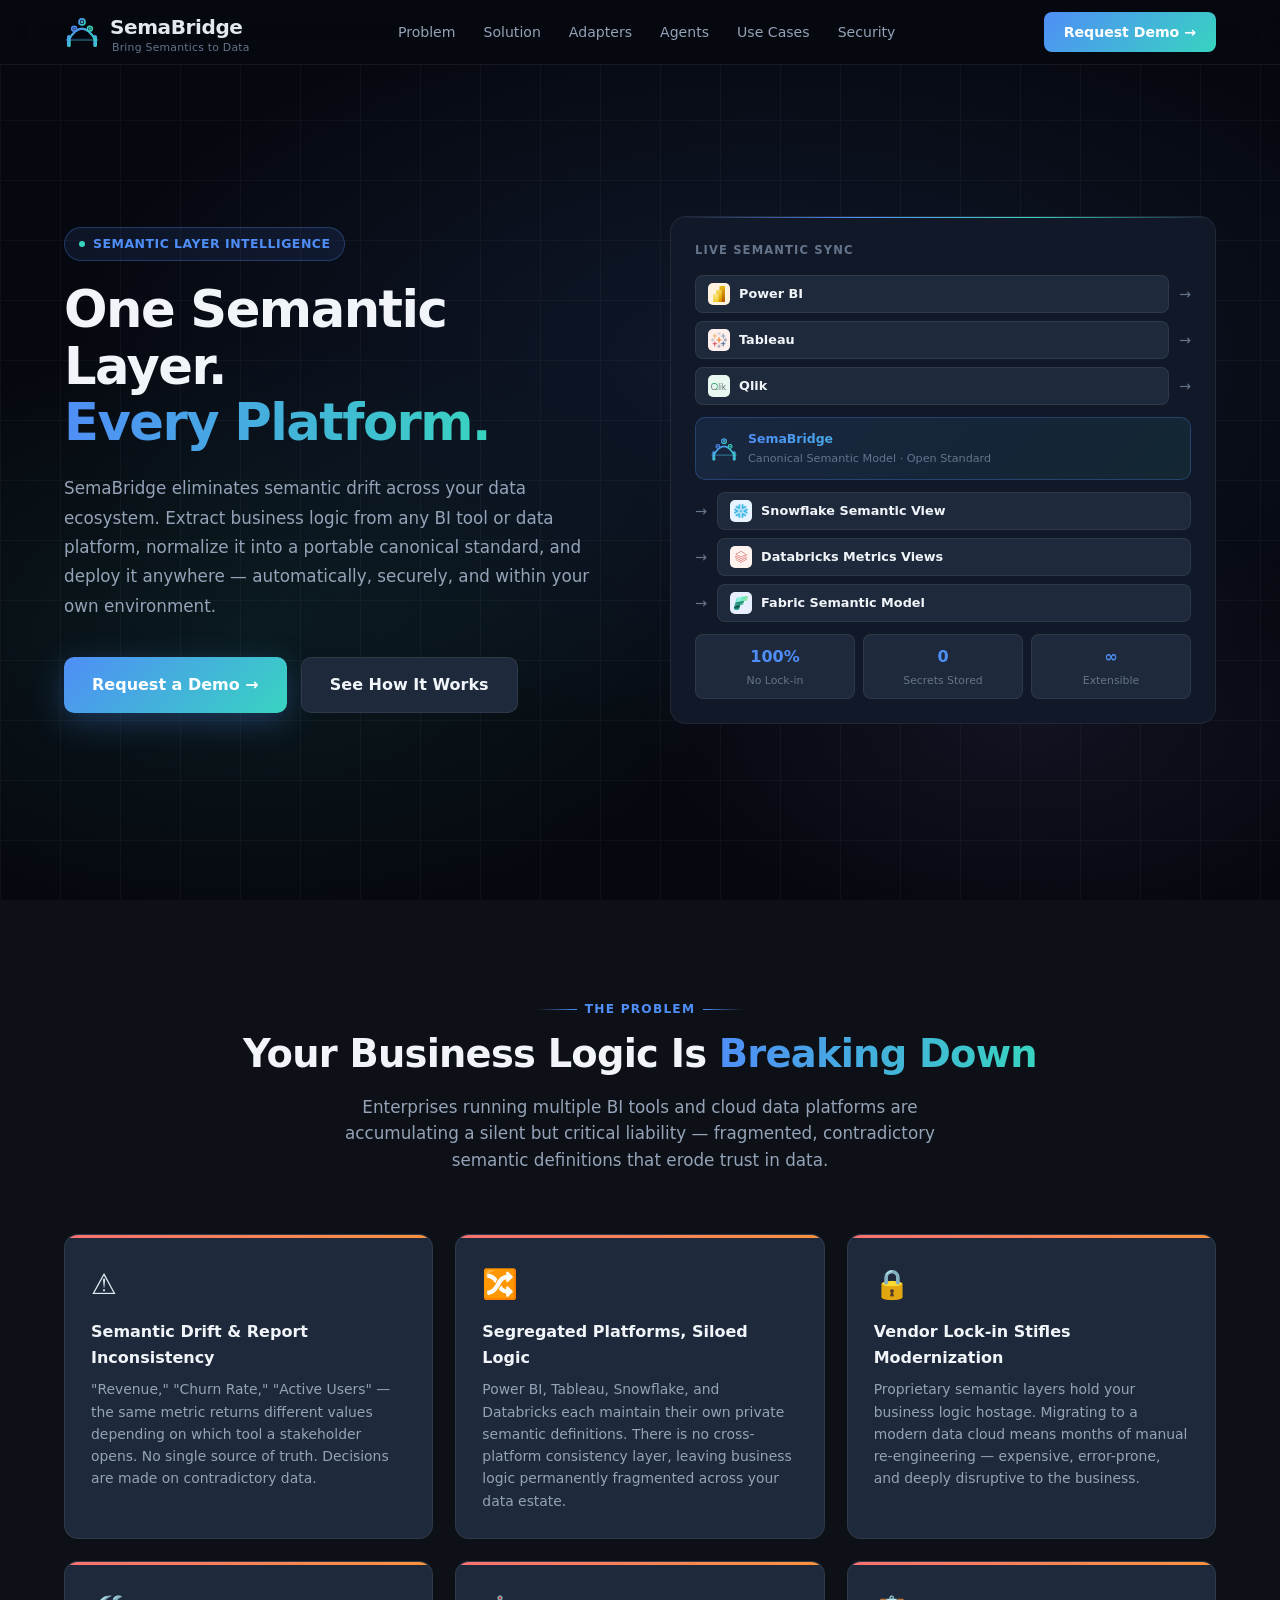
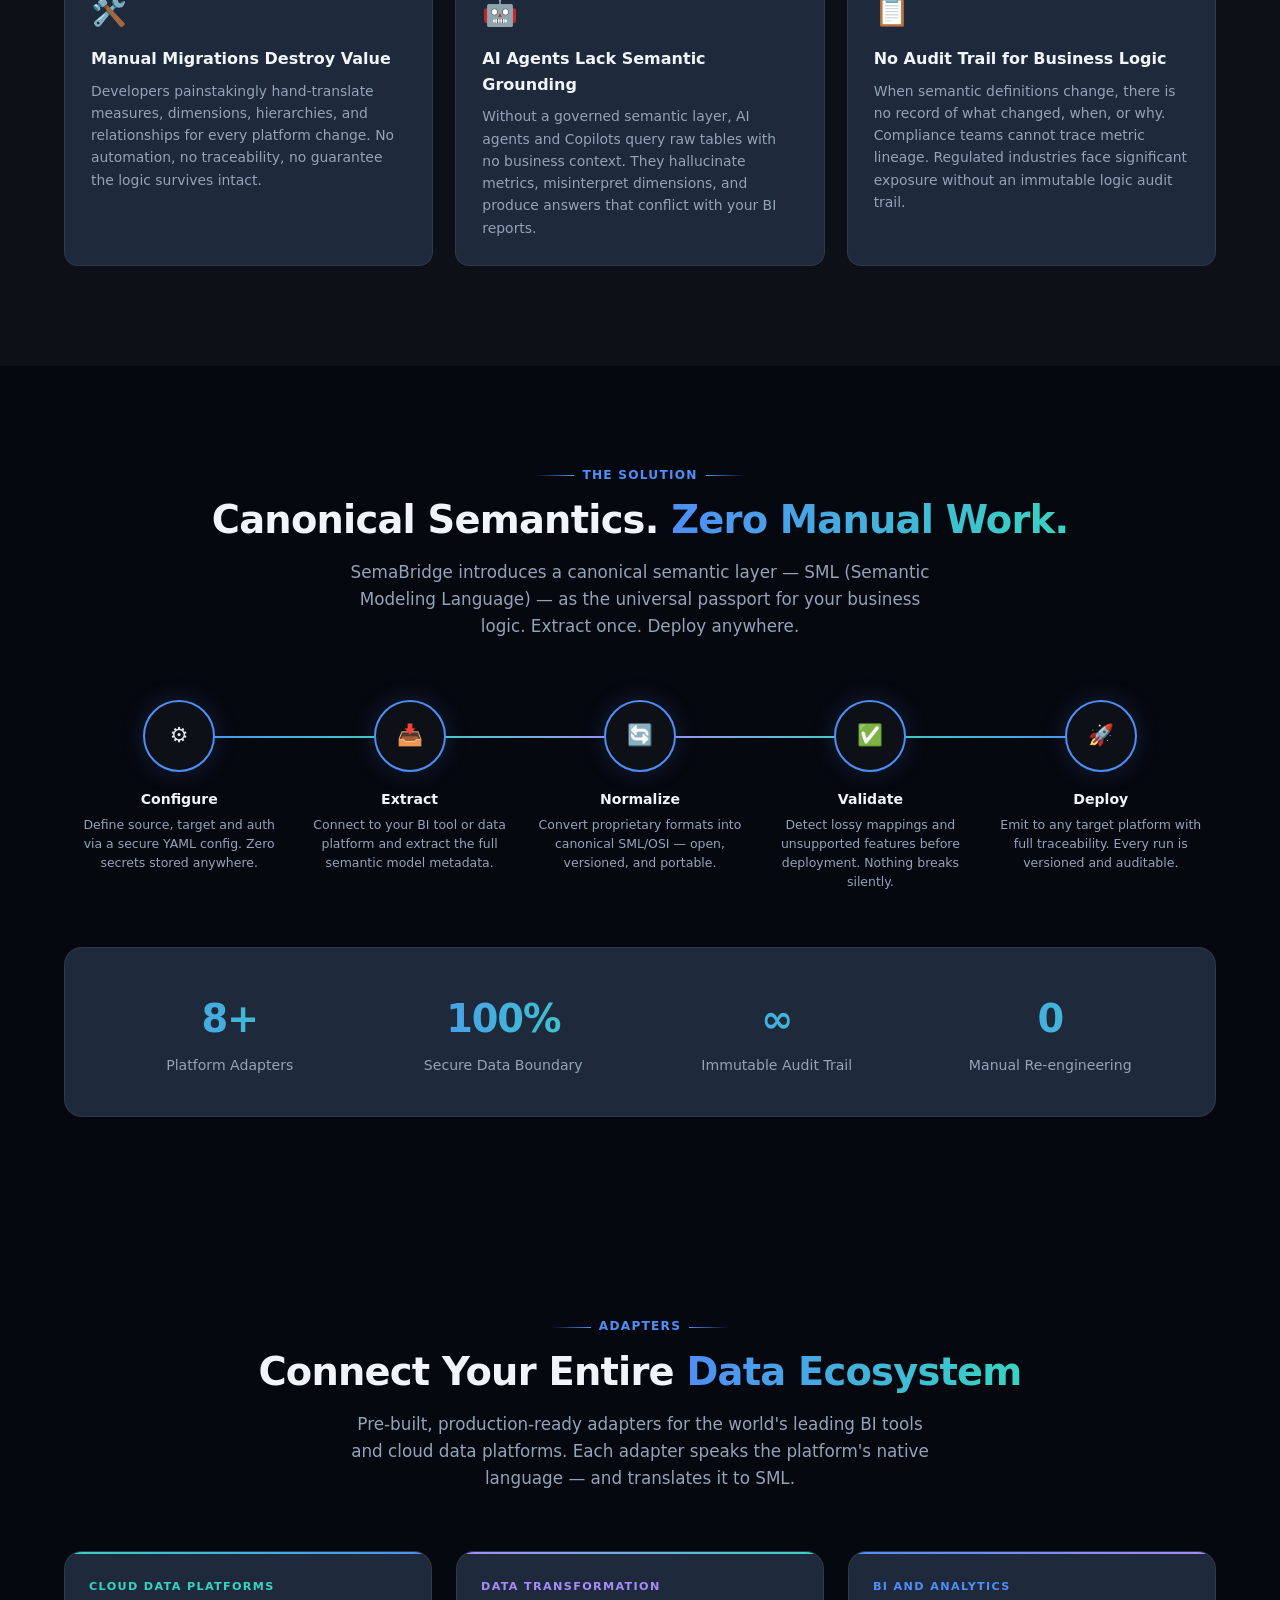
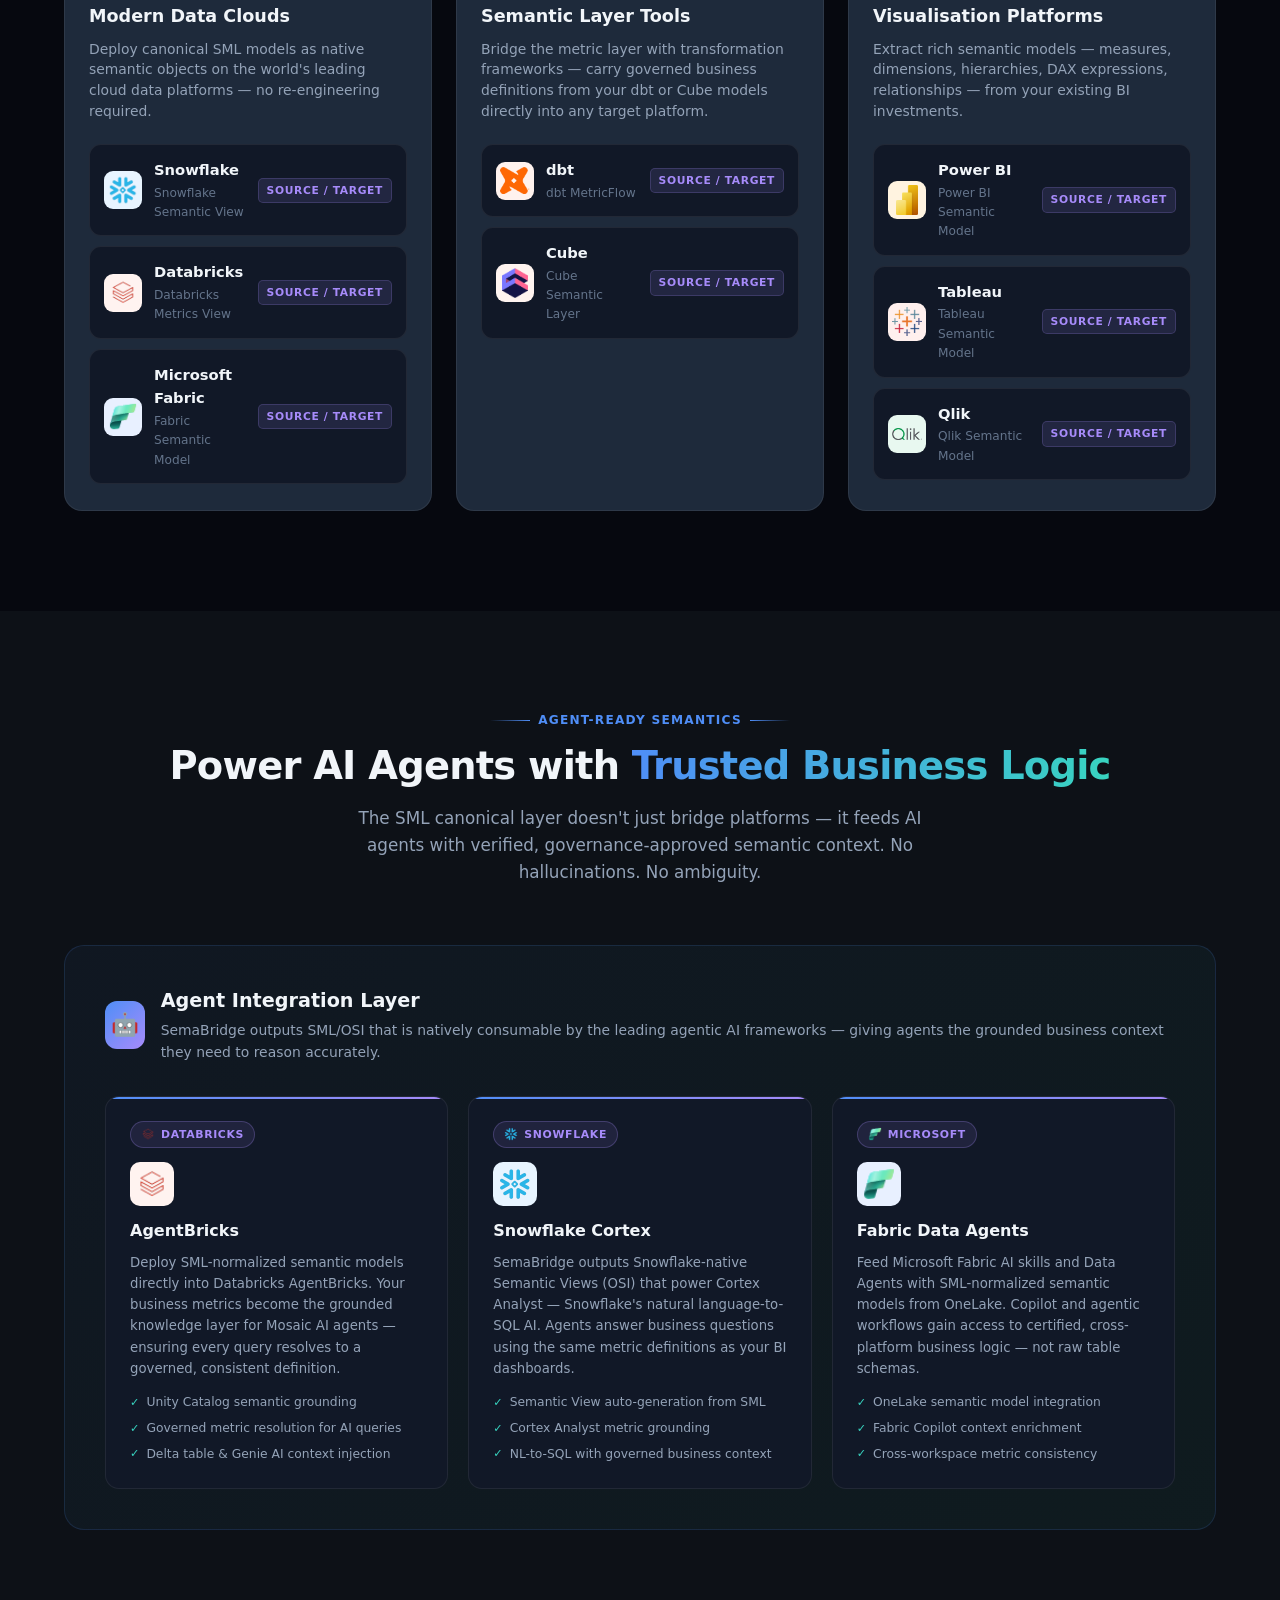
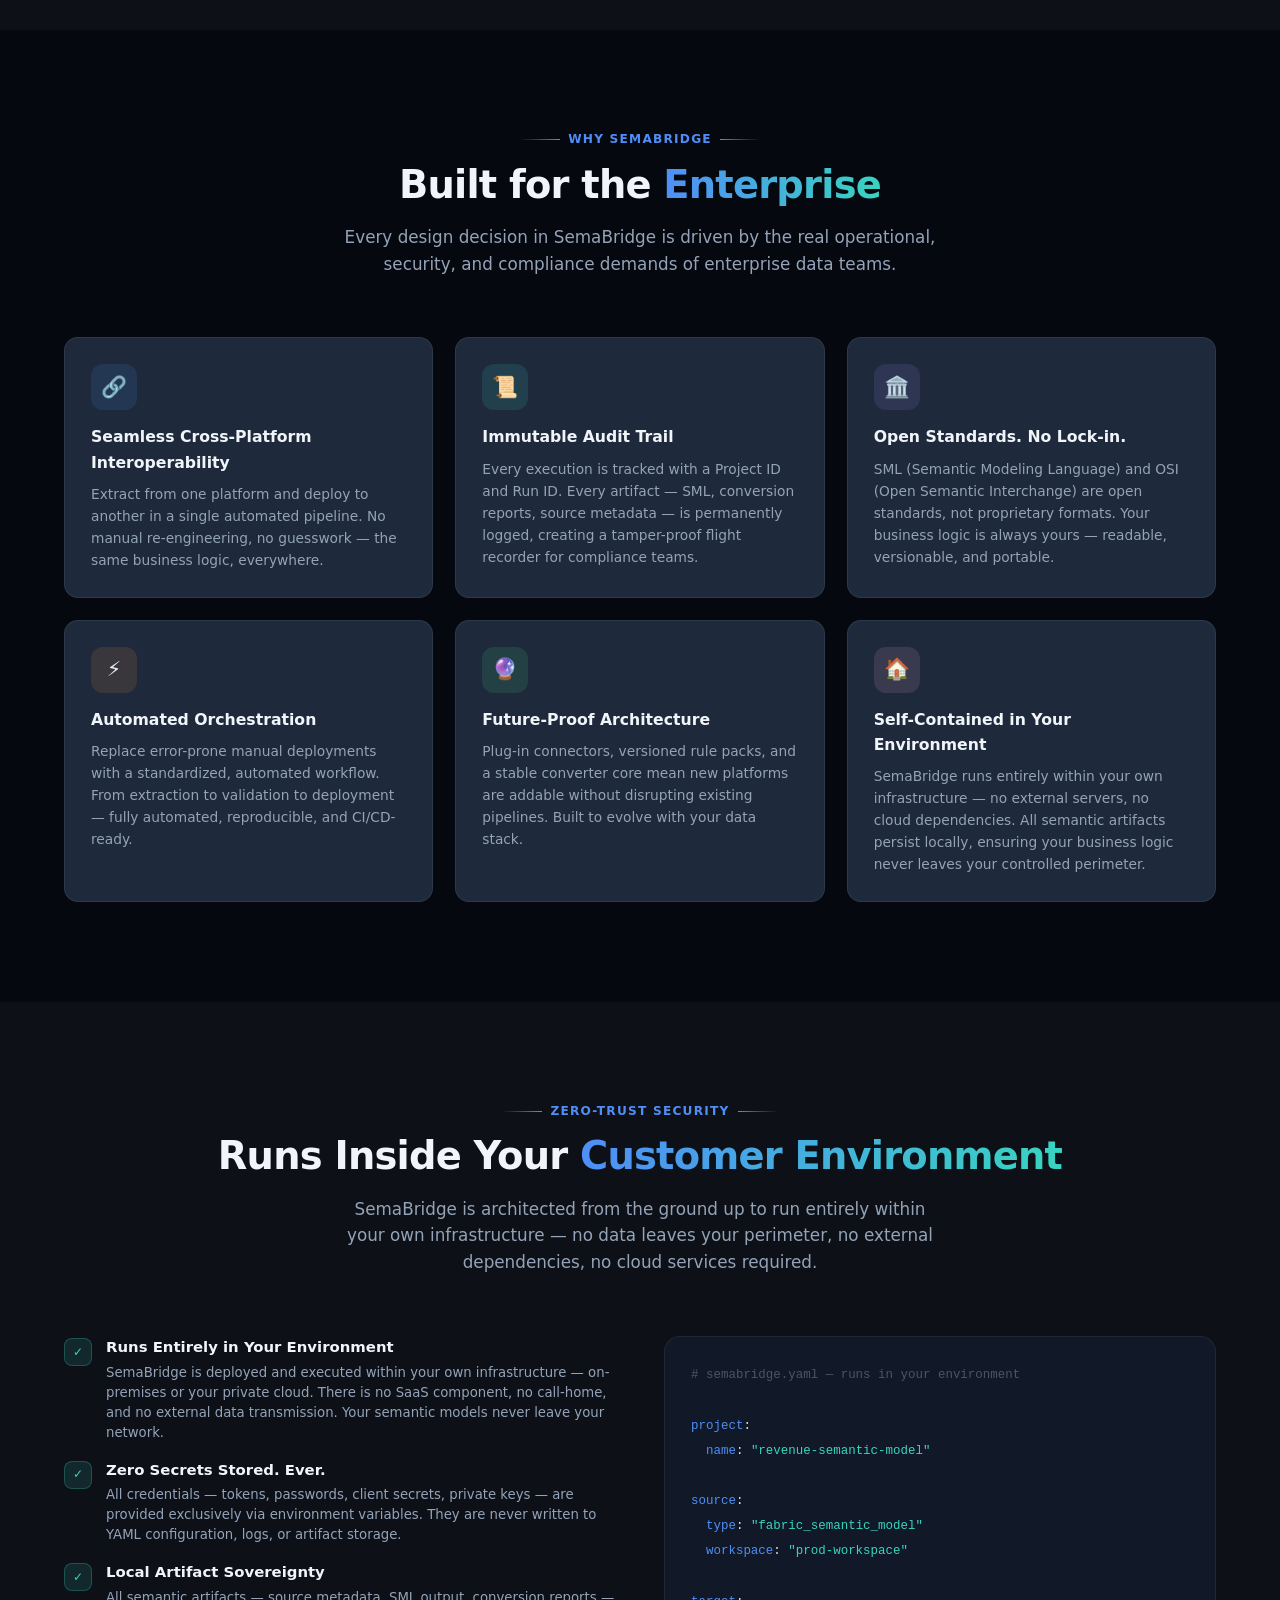
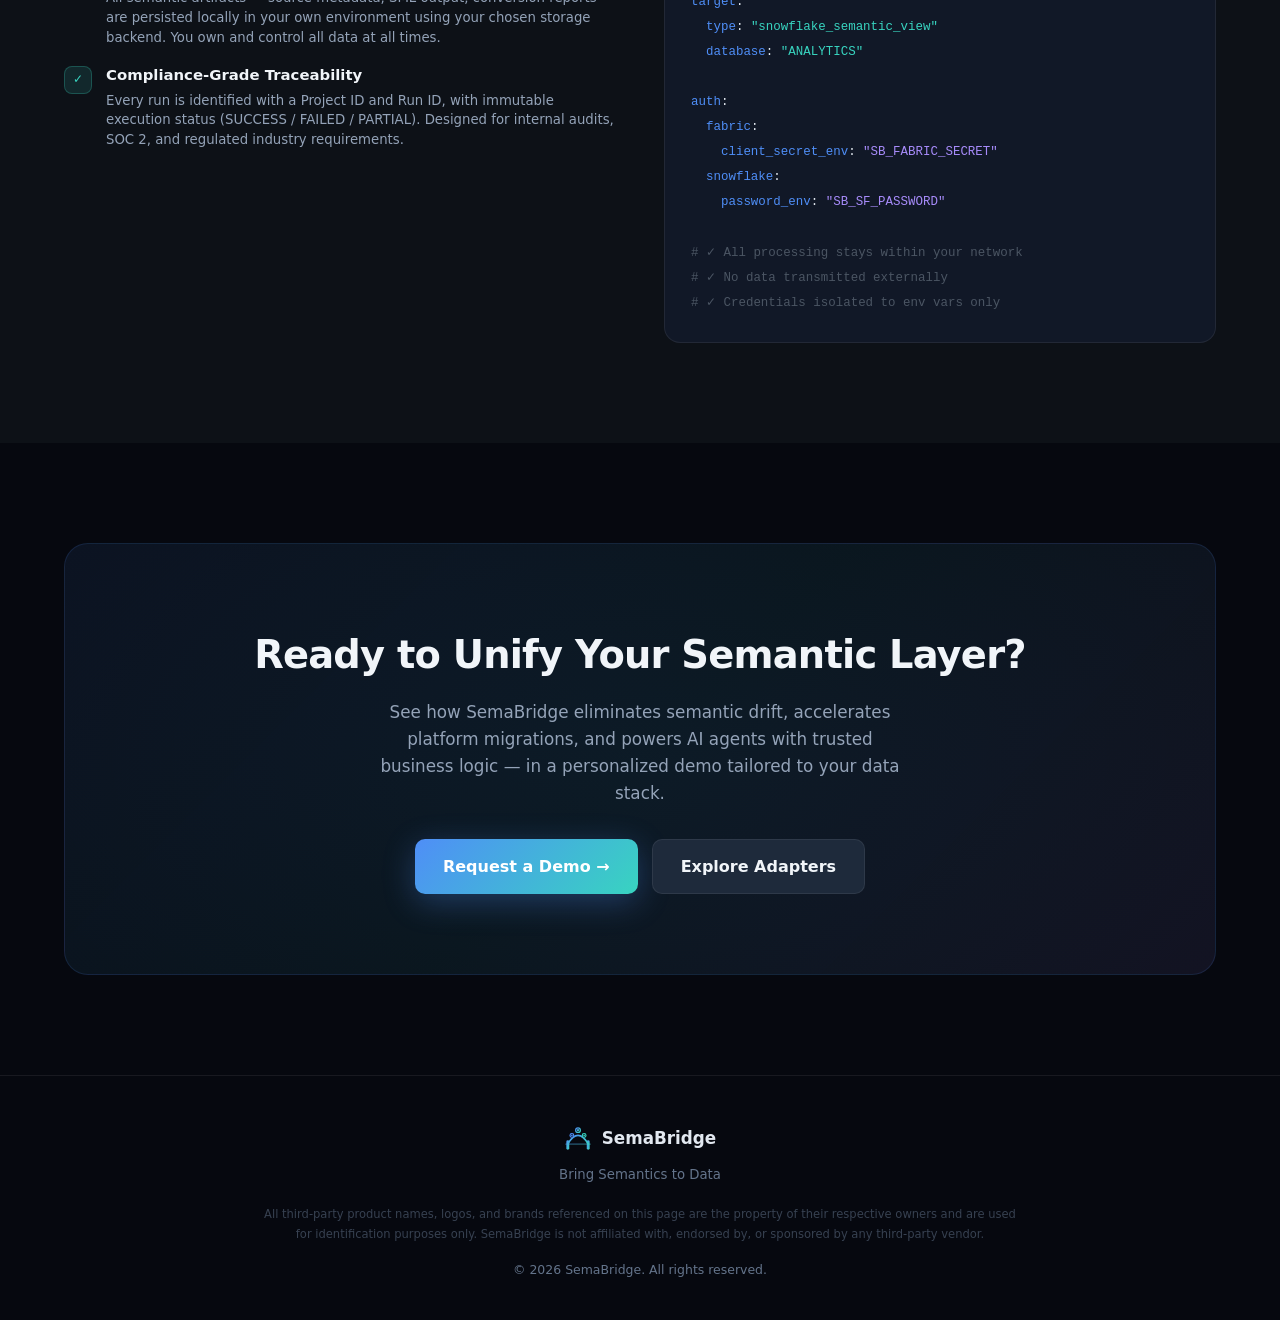
<file: index.html>
<!DOCTYPE html>
<html lang="en">
<head>
  <meta charset="UTF-8" />
  <meta name="viewport" content="width=device-width, initial-scale=1.0" />
  <title>SemaBridge — Bring Semantics to Data</title>
  <link rel="icon" type="image/svg+xml" href="favicon.svg" />
  <link rel="stylesheet" href="styles.css" />
</head>
<body>

<!-- ═══ NAVIGATION ═══ -->
<nav>
  <div class="nav-inner">
    <a href="#" class="nav-logo">
      <!-- SemaBridge Logo — Option A: Suspension Bridge -->
      <svg width="36" height="36" viewBox="0 0 48 48" fill="none" xmlns="http://www.w3.org/2000/svg">
        <defs>
          <linearGradient id="nb1" x1="0" y1="0" x2="1" y2="1"><stop offset="0%" stop-color="#4f8ef7"/><stop offset="100%" stop-color="#38d4c0"/></linearGradient>
        </defs>
        <rect x="4" y="28" width="5" height="16" rx="2.5" fill="url(#nb1)"/>
        <rect x="39" y="28" width="5" height="16" rx="2.5" fill="url(#nb1)"/>
        <rect x="2" y="33" width="44" height="3" rx="1.5" fill="url(#nb1)" opacity="0.35"/>
        <path d="M6.5 34 Q24 5 41.5 34" stroke="url(#nb1)" stroke-width="3" fill="none" stroke-linecap="round"/>
        <line x1="13.5" y1="19.5" x2="13.5" y2="33" stroke="url(#nb1)" stroke-width="1.2" opacity="0.45"/>
        <line x1="24"   y1="10.5" x2="24"   y2="33" stroke="url(#nb1)" stroke-width="1.2" opacity="0.45"/>
        <line x1="34.5" y1="19.5" x2="34.5" y2="33" stroke="url(#nb1)" stroke-width="1.2" opacity="0.45"/>
        <circle cx="13.5" cy="19.5" r="3.2" fill="#0d1117" stroke="#4f8ef7" stroke-width="2"/>
        <circle cx="24"   cy="10.5" r="4"   fill="#0d1117" stroke="url(#nb1)" stroke-width="2.2"/>
        <circle cx="34.5" cy="19.5" r="3.2" fill="#0d1117" stroke="#38d4c0" stroke-width="2"/>
        <circle cx="13.5" cy="19.5" r="1.4" fill="#4f8ef7"/>
        <circle cx="24"   cy="10.5" r="1.8" fill="url(#nb1)"/>
        <circle cx="34.5" cy="19.5" r="1.4" fill="#38d4c0"/>
      </svg>
      <div class="nav-logo-text">
        <span>SemaBridge</span>
        <span class="nav-tagline">Bring Semantics to Data</span>
      </div>
    </a>
    <div class="nav-links" id="navLinks">
      <a href="#problem">Problem</a>
      <a href="#solution">Solution</a>
      <a href="#adapters">Adapters</a>
      <a href="#agents">Agents</a>
      <a href="usecases.html">Use Cases</a>
      <a href="#security">Security</a>
    </div>
    <a href="#cta" class="nav-cta">Request Demo →</a>
    <button class="nav-toggle" id="navToggle" aria-label="Toggle navigation">
      <span></span><span></span><span></span>
    </button>
  </div>
</nav>
<script>
  (function(){
    var btn = document.getElementById('navToggle');
    var menu = document.getElementById('navLinks');
    btn.addEventListener('click', function(){
      btn.classList.toggle('open');
      menu.classList.toggle('open');
    });
    menu.querySelectorAll('a').forEach(function(a){
      a.addEventListener('click', function(){
        btn.classList.remove('open');
        menu.classList.remove('open');
      });
    });
  })();
</script>

<!-- ═══ HERO ═══ -->
<section class="hero">
  <div class="hero-bg"></div>
  <div class="hero-grid"></div>
  <div class="container">
    <div class="hero-inner">
      <div class="hero-content">
        <div class="hero-badge">
          <span class="hero-badge-dot"></span>
          Semantic Layer Intelligence
        </div>
        <h1>
          One Semantic Layer.<br>
          <span class="grad">Every Platform.</span>
        </h1>
        <p class="hero-sub">
          SemaBridge eliminates semantic drift across your data ecosystem. Extract business logic from any BI tool or data platform, normalize it into a portable canonical standard, and deploy it anywhere — automatically, securely, and within your own environment.
        </p>
        <div class="hero-actions">
          <a href="#cta" class="btn-primary">Request a Demo →</a>
          <a href="#solution" class="btn-secondary">See How It Works</a>
        </div>
      </div>

      <div class="hero-visual">
        <div class="flow-card">
          <div class="flow-title">Live Semantic Sync</div>

          <!-- Sources -->
          <div class="flow-row">
            <div class="flow-node">
              <div class="flow-node-icon" style="background:#fff3e0">
                <img src="icons/powerbi.png" class="icon-img" alt="Power BI">
              </div>
              Power BI
            </div>
            <div class="flow-arrow">→</div>
          </div>
          <div class="flow-row">
            <div class="flow-node">
              <div class="flow-node-icon" style="background:#fff0ee">
                <img src="icons/tableau.png" class="icon-img" alt="Tableau">
              </div>
              Tableau
            </div>
            <div class="flow-arrow">→</div>
          </div>
          <div class="flow-row">
            <div class="flow-node">
              <div class="flow-node-icon" style="background:#e8f8f0">
                <img src="icons/Qlik.png" class="icon-img" alt="Qlik">
              </div>
              Qlik
            </div>
            <div class="flow-arrow">→</div>
          </div>

          <!-- SemaBridge canonical layer -->
          <div class="flow-bridge">
            <svg width="28" height="28" viewBox="0 0 48 48" fill="none">
              <defs><linearGradient id="hbg" x1="0" y1="0" x2="1" y2="1"><stop offset="0%" stop-color="#4f8ef7"/><stop offset="100%" stop-color="#38d4c0"/></linearGradient></defs>
              <rect x="4" y="28" width="5" height="16" rx="2.5" fill="url(#hbg)"/>
              <rect x="39" y="28" width="5" height="16" rx="2.5" fill="url(#hbg)"/>
              <rect x="2" y="33" width="44" height="3" rx="1.5" fill="url(#hbg)" opacity="0.35"/>
              <path d="M6.5 34 Q24 5 41.5 34" stroke="url(#hbg)" stroke-width="3" fill="none" stroke-linecap="round"/>
              <line x1="13.5" y1="19.5" x2="13.5" y2="33" stroke="url(#hbg)" stroke-width="1.2" opacity="0.45"/>
              <line x1="24"   y1="10.5" x2="24"   y2="33" stroke="url(#hbg)" stroke-width="1.2" opacity="0.45"/>
              <line x1="34.5" y1="19.5" x2="34.5" y2="33" stroke="url(#hbg)" stroke-width="1.2" opacity="0.45"/>
              <circle cx="13.5" cy="19.5" r="3.2" fill="#111827" stroke="#4f8ef7" stroke-width="2"/>
              <circle cx="24"   cy="10.5" r="4"   fill="#111827" stroke="url(#hbg)" stroke-width="2.2"/>
              <circle cx="34.5" cy="19.5" r="3.2" fill="#111827" stroke="#38d4c0" stroke-width="2"/>
              <circle cx="13.5" cy="19.5" r="1.4" fill="#4f8ef7"/>
              <circle cx="24"   cy="10.5" r="1.8" fill="url(#hbg)"/>
              <circle cx="34.5" cy="19.5" r="1.4" fill="#38d4c0"/>
            </svg>
            <div>
              <div style="font-size:0.78rem;font-weight:800;background:linear-gradient(90deg,#4f8ef7,#38d4c0);-webkit-background-clip:text;-webkit-text-fill-color:transparent;background-clip:text">SemaBridge</div>
              <div style="font-size:0.7rem;color:#64748b;font-weight:500;margin-top:1px">Canonical Semantic Model · Open Standard</div>
            </div>
          </div>

          <!-- Targets -->
          <div class="flow-row">
            <div class="flow-arrow">→</div>
            <div class="flow-node">
              <div class="flow-node-icon" style="background:#e8f4ff">
                <img src="icons/snowflake.png" class="icon-img" alt="Snowflake">
              </div>
              Snowflake Semantic View
            </div>
          </div>
          <div class="flow-row">
            <div class="flow-arrow">→</div>
            <div class="flow-node">
              <div class="flow-node-icon" style="background:#fff3f0">
                <img src="icons/databricks.png" class="icon-img" alt="Databricks">
              </div>
              Databricks Metrics Views
            </div>
          </div>
          <div class="flow-row">
            <div class="flow-arrow">→</div>
            <div class="flow-node">
              <div class="flow-node-icon" style="background:#e8f0ff">
                <img src="icons/fabric.png" class="icon-img" alt="Microsoft Fabric">
              </div>
              Fabric Semantic Model
            </div>
          </div>

          <div class="flow-stats">
            <div class="flow-stat"><div class="flow-stat-val">100%</div><div class="flow-stat-label">No Lock-in</div></div>
            <div class="flow-stat"><div class="flow-stat-val">0</div><div class="flow-stat-label">Secrets Stored</div></div>
            <div class="flow-stat"><div class="flow-stat-val">∞</div><div class="flow-stat-label">Extensible</div></div>
          </div>
        </div>
      </div>
    </div>
  </div>
</section>

<!-- ═══ PROBLEM ═══ -->
<section class="section section--alt" id="problem">
  <div class="container">
    <div class="section-header">
      <div class="section-kicker">The Problem</div>
      <h2>Your Business Logic Is <span class="grad">Breaking Down</span></h2>
      <p>Enterprises running multiple BI tools and cloud data platforms are accumulating a silent but critical liability — fragmented, contradictory semantic definitions that erode trust in data.</p>
    </div>
    <div class="problem-grid">
      <div class="problem-card">
        <span class="problem-icon">⚠️</span>
        <h3>Semantic Drift &amp; Report Inconsistency</h3>
        <p>"Revenue," "Churn Rate," "Active Users" — the same metric returns different values depending on which tool a stakeholder opens. No single source of truth. Decisions are made on contradictory data.</p>
      </div>
      <div class="problem-card">
        <span class="problem-icon">🔀</span>
        <h3>Segregated Platforms, Siloed Logic</h3>
        <p>Power BI, Tableau, Snowflake, and Databricks each maintain their own private semantic definitions. There is no cross-platform consistency layer, leaving business logic permanently fragmented across your data estate.</p>
      </div>
      <div class="problem-card">
        <span class="problem-icon">🔒</span>
        <h3>Vendor Lock-in Stifles Modernization</h3>
        <p>Proprietary semantic layers hold your business logic hostage. Migrating to a modern data cloud means months of manual re-engineering — expensive, error-prone, and deeply disruptive to the business.</p>
      </div>
      <div class="problem-card">
        <span class="problem-icon">🛠️</span>
        <h3>Manual Migrations Destroy Value</h3>
        <p>Developers painstakingly hand-translate measures, dimensions, hierarchies, and relationships for every platform change. No automation, no traceability, no guarantee the logic survives intact.</p>
      </div>
      <div class="problem-card">
        <span class="problem-icon">🤖</span>
        <h3>AI Agents Lack Semantic Grounding</h3>
        <p>Without a governed semantic layer, AI agents and Copilots query raw tables with no business context. They hallucinate metrics, misinterpret dimensions, and produce answers that conflict with your BI reports.</p>
      </div>
      <div class="problem-card">
        <span class="problem-icon">📋</span>
        <h3>No Audit Trail for Business Logic</h3>
        <p>When semantic definitions change, there is no record of what changed, when, or why. Compliance teams cannot trace metric lineage. Regulated industries face significant exposure without an immutable logic audit trail.</p>
      </div>
    </div>
  </div>
</section>

<!-- ═══ SOLUTION ═══ -->
<section class="section" id="solution">
  <div class="container">
    <div class="section-header">
      <div class="section-kicker">The Solution</div>
      <h2>Canonical Semantics. <span class="grad">Zero Manual Work.</span></h2>
      <p>SemaBridge introduces a canonical semantic layer — SML (Semantic Modeling Language) — as the universal passport for your business logic. Extract once. Deploy anywhere.</p>
    </div>
    <div class="steps">
      <div class="step">
        <div class="step-num">⚙️</div>
        <h4>Configure</h4>
        <p>Define source, target and auth via a secure YAML config. Zero secrets stored anywhere.</p>
      </div>
      <div class="step">
        <div class="step-num">📥</div>
        <h4>Extract</h4>
        <p>Connect to your BI tool or data platform and extract the full semantic model metadata.</p>
      </div>
      <div class="step">
        <div class="step-num">🔄</div>
        <h4>Normalize</h4>
        <p>Convert proprietary formats into canonical SML/OSI — open, versioned, and portable.</p>
      </div>
      <div class="step">
        <div class="step-num">✅</div>
        <h4>Validate</h4>
        <p>Detect lossy mappings and unsupported features before deployment. Nothing breaks silently.</p>
      </div>
      <div class="step">
        <div class="step-num">🚀</div>
        <h4>Deploy</h4>
        <p>Emit to any target platform with full traceability. Every run is versioned and auditable.</p>
      </div>
    </div>
    <div class="stats-row">
      <div class="stat-item">
        <div class="stat-num">8+</div>
        <div class="stat-label">Platform Adapters</div>
      </div>
      <div class="stat-item">
        <div class="stat-num">100%</div>
        <div class="stat-label">Secure Data Boundary</div>
      </div>
      <div class="stat-item">
        <div class="stat-num">∞</div>
        <div class="stat-label">Immutable Audit Trail</div>
      </div>
      <div class="stat-item">
        <div class="stat-num">0</div>
        <div class="stat-label">Manual Re-engineering</div>
      </div>
    </div>
  </div>
</section>


<!-- ═══ ADAPTERS ═══ -->
<section class="section" id="adapters">
  <div class="container">
    <div class="section-header">
      <div class="section-kicker">Adapters</div>
      <h2>Connect Your Entire <span class="grad">Data Ecosystem</span></h2>
      <p>Pre-built, production-ready adapters for the world's leading BI tools and cloud data platforms. Each adapter speaks the platform's native language — and translates it to SML.</p>
    </div>
    <div class="adapters-grid">

      <!-- ① Cloud Data Platforms -->
      <div class="adapter-group data">
        <div class="adapter-group-label">Cloud Data Platforms</div>
        <h3>Modern Data Clouds</h3>
        <p>Deploy canonical SML models as native semantic objects on the world's leading cloud data platforms — no re-engineering required.</p>
        <div class="adapter-list">

          <div class="adapter-item">
            <div class="adapter-logo" style="background:#e8f4ff">
              <img src="icons/snowflake.png" class="icon-img" alt="Snowflake">
            </div>
            <div class="adapter-info">
              <div class="adapter-name">Snowflake</div>
              <div class="adapter-desc">Snowflake Semantic View</div>
            </div>
            <span class="adapter-tag">Source / Target</span>
          </div>

          <div class="adapter-item">
            <div class="adapter-logo" style="background:#fff3f0">
              <img src="icons/databricks.png" class="icon-img" alt="Databricks">
            </div>
            <div class="adapter-info">
              <div class="adapter-name">Databricks</div>
              <div class="adapter-desc">Databricks Metrics View</div>
            </div>
            <span class="adapter-tag">Source / Target</span>
          </div>

          <div class="adapter-item">
            <div class="adapter-logo" style="background:#e8f0ff">
              <img src="icons/fabric.png" class="icon-img" alt="Microsoft Fabric">
            </div>
            <div class="adapter-info">
              <div class="adapter-name">Microsoft Fabric</div>
              <div class="adapter-desc">Fabric Semantic Model</div>
            </div>
            <span class="adapter-tag">Source / Target</span>
          </div>

        </div>
      </div>

      <!-- ② Data Transformation -->
      <div class="adapter-group transform">
        <div class="adapter-group-label">Data Transformation</div>
        <h3>Semantic Layer Tools</h3>
        <p>Bridge the metric layer with transformation frameworks — carry governed business definitions from your dbt or Cube models directly into any target platform.</p>
        <div class="adapter-list">

          <div class="adapter-item">
            <div class="adapter-logo" style="background:#fff2ee">
              <img src="icons/dbt.png" class="icon-img" alt="dbt">
            </div>
            <div class="adapter-info">
              <div class="adapter-name">dbt</div>
              <div class="adapter-desc">dbt MetricFlow</div>
            </div>
            <span class="adapter-tag">Source / Target</span>
          </div>

          <div class="adapter-item">
            <div class="adapter-logo" style="background:#fff4f0">
              <img src="icons/cube.png" class="icon-img" alt="Cube">
            </div>
            <div class="adapter-info">
              <div class="adapter-name">Cube</div>
              <div class="adapter-desc">Cube Semantic Layer</div>
            </div>
            <span class="adapter-tag">Source / Target</span>
          </div>

        </div>
      </div>

      <!-- ③ BI and Analytics -->
      <div class="adapter-group bi">
        <div class="adapter-group-label">BI and Analytics</div>
        <h3>Visualisation Platforms</h3>
        <p>Extract rich semantic models — measures, dimensions, hierarchies, DAX expressions, relationships — from your existing BI investments.</p>
        <div class="adapter-list">

          <div class="adapter-item">
            <div class="adapter-logo" style="background:#fff3e0">
              <img src="icons/powerbi.png" class="icon-img" alt="Power BI">
            </div>
            <div class="adapter-info">
              <div class="adapter-name">Power BI</div>
              <div class="adapter-desc">Power BI Semantic Model</div>
            </div>
            <span class="adapter-tag">Source / Target</span>
          </div>

          <div class="adapter-item">
            <div class="adapter-logo" style="background:#fff0ee">
              <img src="icons/tableau.png" class="icon-img" alt="Tableau">
            </div>
            <div class="adapter-info">
              <div class="adapter-name">Tableau</div>
              <div class="adapter-desc">Tableau Semantic Model</div>
            </div>
            <span class="adapter-tag">Source / Target</span>
          </div>

          <div class="adapter-item">
            <div class="adapter-logo" style="background:#e8f8f0">
              <img src="icons/Qlik.png" class="icon-img" alt="Qlik">
            </div>
            <div class="adapter-info">
              <div class="adapter-name">Qlik</div>
              <div class="adapter-desc">Qlik Semantic Model</div>
            </div>
            <span class="adapter-tag">Source / Target</span>
          </div>

        </div>
      </div>

    </div>
  </div>
</section>

<!-- ═══ AGENTS ═══ -->
<section class="section section--alt" id="agents">
  <div class="container">
    <div class="section-header">
      <div class="section-kicker">Agent-Ready Semantics</div>
      <h2>Power AI Agents with <span class="grad">Trusted Business Logic</span></h2>
      <p>The SML canonical layer doesn't just bridge platforms — it feeds AI agents with verified, governance-approved semantic context. No hallucinations. No ambiguity.</p>
    </div>
    <div class="agents-wrapper">
      <div class="agents-header">
        <div class="agents-icon">🤖</div>
        <div class="agents-header-text">
          <h3>Agent Integration Layer</h3>
          <p>SemaBridge outputs SML/OSI that is natively consumable by the leading agentic AI frameworks — giving agents the grounded business context they need to reason accurately.</p>
        </div>
      </div>
      <div class="agents-grid">

        <div class="agent-card">
          <div class="agent-platform-badge">
            <img src="icons/databricks.png" class="icon-badge-img" alt="Databricks">
            Databricks
          </div>
          <div class="agent-logo" style="background:#fff3f0">
            <img src="icons/databricks.png" class="icon-img" alt="Databricks">
          </div>
          <h4>AgentBricks</h4>
          <p>Deploy SML-normalized semantic models directly into Databricks AgentBricks. Your business metrics become the grounded knowledge layer for Mosaic AI agents — ensuring every query resolves to a governed, consistent definition.</p>
          <div class="agent-features">
            <div class="agent-feature">Unity Catalog semantic grounding</div>
            <div class="agent-feature">Governed metric resolution for AI queries</div>
            <div class="agent-feature">Delta table &amp; Genie AI context injection</div>
          </div>
        </div>

        <div class="agent-card">
          <div class="agent-platform-badge">
            <img src="icons/snowflake.png" class="icon-badge-img" alt="Snowflake">
            Snowflake
          </div>
          <div class="agent-logo" style="background:#e8f4ff">
            <img src="icons/snowflake.png" class="icon-img" alt="Snowflake">
          </div>
          <h4>Snowflake Cortex</h4>
          <p>SemaBridge outputs Snowflake-native Semantic Views (OSI) that power Cortex Analyst — Snowflake's natural language-to-SQL AI. Agents answer business questions using the same metric definitions as your BI dashboards.</p>
          <div class="agent-features">
            <div class="agent-feature">Semantic View auto-generation from SML</div>
            <div class="agent-feature">Cortex Analyst metric grounding</div>
            <div class="agent-feature">NL-to-SQL with governed business context</div>
          </div>
        </div>

        <div class="agent-card">
          <div class="agent-platform-badge">
            <img src="icons/fabric.png" class="icon-badge-img" alt="Microsoft Fabric">
            Microsoft
          </div>
          <div class="agent-logo" style="background:#e8f0ff">
            <img src="icons/fabric.png" class="icon-img" alt="Microsoft Fabric">
          </div>
          <h4>Fabric Data Agents</h4>
          <p>Feed Microsoft Fabric AI skills and Data Agents with SML-normalized semantic models from OneLake. Copilot and agentic workflows gain access to certified, cross-platform business logic — not raw table schemas.</p>
          <div class="agent-features">
            <div class="agent-feature">OneLake semantic model integration</div>
            <div class="agent-feature">Fabric Copilot context enrichment</div>
            <div class="agent-feature">Cross-workspace metric consistency</div>
          </div>
        </div>

      </div>
    </div>
  </div>
</section>

<!-- ═══ BENEFITS ═══ -->
<section class="section" id="benefits">
  <div class="container">
    <div class="section-header">
      <div class="section-kicker">Why SemaBridge</div>
      <h2>Built for the <span class="grad">Enterprise</span></h2>
      <p>Every design decision in SemaBridge is driven by the real operational, security, and compliance demands of enterprise data teams.</p>
    </div>
    <div class="benefits-grid">
      <div class="benefit-card">
        <div class="benefit-icon bg-blue">🔗</div>
        <h3>Seamless Cross-Platform Interoperability</h3>
        <p>Extract from one platform and deploy to another in a single automated pipeline. No manual re-engineering, no guesswork — the same business logic, everywhere.</p>
      </div>
      <div class="benefit-card">
        <div class="benefit-icon bg-teal">📜</div>
        <h3>Immutable Audit Trail</h3>
        <p>Every execution is tracked with a Project ID and Run ID. Every artifact — SML, conversion reports, source metadata — is permanently logged, creating a tamper-proof flight recorder for compliance teams.</p>
      </div>
      <div class="benefit-card">
        <div class="benefit-icon bg-purple">🏛️</div>
        <h3>Open Standards. No Lock-in.</h3>
        <p>SML (Semantic Modeling Language) and OSI (Open Semantic Interchange) are open standards, not proprietary formats. Your business logic is always yours — readable, versionable, and portable.</p>
      </div>
      <div class="benefit-card">
        <div class="benefit-icon bg-orange">⚡</div>
        <h3>Automated Orchestration</h3>
        <p>Replace error-prone manual deployments with a standardized, automated workflow. From extraction to validation to deployment — fully automated, reproducible, and CI/CD-ready.</p>
      </div>
      <div class="benefit-card">
        <div class="benefit-icon bg-green">🔮</div>
        <h3>Future-Proof Architecture</h3>
        <p>Plug-in connectors, versioned rule packs, and a stable converter core mean new platforms are addable without disrupting existing pipelines. Built to evolve with your data stack.</p>
      </div>
      <div class="benefit-card">
        <div class="benefit-icon bg-pink">🏠</div>
        <h3>Self-Contained in Your Environment</h3>
        <p>SemaBridge runs entirely within your own infrastructure — no external servers, no cloud dependencies. All semantic artifacts persist locally, ensuring your business logic never leaves your controlled perimeter.</p>
      </div>
    </div>
  </div>
</section>

<!-- ═══ SECURITY ═══ -->
<section class="section section--alt" id="security">
  <div class="container">
    <div class="section-header">
      <div class="section-kicker">Zero-Trust Security</div>
      <h2>Runs Inside Your <span class="grad">Customer Environment</span></h2>
      <p>SemaBridge is architected from the ground up to run entirely within your own infrastructure — no data leaves your perimeter, no external dependencies, no cloud services required.</p>
    </div>
    <div class="security-wrap">
      <div class="security-list">
        <div class="security-item">
          <div class="security-check">✓</div>
          <div>
            <h4>Runs Entirely in Your Environment</h4>
            <p>SemaBridge is deployed and executed within your own infrastructure — on-premises or your private cloud. There is no SaaS component, no call-home, and no external data transmission. Your semantic models never leave your network.</p>
          </div>
        </div>
        <div class="security-item">
          <div class="security-check">✓</div>
          <div>
            <h4>Zero Secrets Stored. Ever.</h4>
            <p>All credentials — tokens, passwords, client secrets, private keys — are provided exclusively via environment variables. They are never written to YAML configuration, logs, or artifact storage.</p>
          </div>
        </div>
        <div class="security-item">
          <div class="security-check">✓</div>
          <div>
            <h4>Local Artifact Sovereignty</h4>
            <p>All semantic artifacts — source metadata, SML output, conversion reports — are persisted locally in your own environment using your chosen storage backend. You own and control all data at all times.</p>
          </div>
        </div>
        <div class="security-item">
          <div class="security-check">✓</div>
          <div>
            <h4>Compliance-Grade Traceability</h4>
            <p>Every run is identified with a Project ID and Run ID, with immutable execution status (SUCCESS / FAILED / PARTIAL). Designed for internal audits, SOC 2, and regulated industry requirements.</p>
          </div>
        </div>
      </div>

      <div class="security-visual">
        <div class="code-line"><span class="code-comment"># semabridge.yaml — runs in your environment</span></div>
        <br>
        <div class="code-line"><span class="code-key">project</span>:</div>
        <div class="code-line">&nbsp;&nbsp;<span class="code-key">name</span>: <span class="code-string">"revenue-semantic-model"</span></div>
        <br>
        <div class="code-line"><span class="code-key">source</span>:</div>
        <div class="code-line">&nbsp;&nbsp;<span class="code-key">type</span>: <span class="code-string">"fabric_semantic_model"</span></div>
        <div class="code-line">&nbsp;&nbsp;<span class="code-key">workspace</span>: <span class="code-string">"prod-workspace"</span></div>
        <br>
        <div class="code-line"><span class="code-key">target</span>:</div>
        <div class="code-line">&nbsp;&nbsp;<span class="code-key">type</span>: <span class="code-string">"snowflake_semantic_view"</span></div>
        <div class="code-line">&nbsp;&nbsp;<span class="code-key">database</span>: <span class="code-string">"ANALYTICS"</span></div>
        <br>
        <div class="code-line"><span class="code-key">auth</span>:</div>
        <div class="code-line">&nbsp;&nbsp;<span class="code-key">fabric</span>:</div>
        <div class="code-line">&nbsp;&nbsp;&nbsp;&nbsp;<span class="code-key">client_secret_env</span>: <span class="code-env">"SB_FABRIC_SECRET"</span></div>
        <div class="code-line">&nbsp;&nbsp;<span class="code-key">snowflake</span>:</div>
        <div class="code-line">&nbsp;&nbsp;&nbsp;&nbsp;<span class="code-key">password_env</span>: <span class="code-env">"SB_SF_PASSWORD"</span></div>
        <br>
        <div class="code-line"><span class="code-comment"># ✓ All processing stays within your network</span></div>
        <div class="code-line"><span class="code-comment"># ✓ No data transmitted externally</span></div>
        <div class="code-line"><span class="code-comment"># ✓ Credentials isolated to env vars only</span></div>
      </div>
    </div>
  </div>
</section>

<!-- ═══ CTA ═══ -->
<section class="section" id="cta">
  <div class="container">
    <div class="cta-section">
      <h2>Ready to Unify Your Semantic Layer?</h2>
      <p>See how SemaBridge eliminates semantic drift, accelerates platform migrations, and powers AI agents with trusted business logic — in a personalized demo tailored to your data stack.</p>
      <div class="cta-actions">
        <a href="mailto:contact@semabridge.com" class="btn-primary">Request a Demo →</a>
        <a href="#adapters" class="btn-secondary">Explore Adapters</a>
      </div>
    </div>
  </div>
</section>

<!-- ═══ FOOTER ═══ -->
<footer>
  <div class="container">
    <div class="footer-logo">
      <svg width="28" height="28" viewBox="0 0 48 48" fill="none" xmlns="http://www.w3.org/2000/svg">
        <defs><linearGradient id="flg" x1="0" y1="0" x2="1" y2="1"><stop offset="0%" stop-color="#4f8ef7"/><stop offset="100%" stop-color="#38d4c0"/></linearGradient></defs>
        <rect x="4" y="28" width="5" height="16" rx="2.5" fill="url(#flg)"/>
        <rect x="39" y="28" width="5" height="16" rx="2.5" fill="url(#flg)"/>
        <rect x="2" y="33" width="44" height="3" rx="1.5" fill="url(#flg)" opacity="0.35"/>
        <path d="M6.5 34 Q24 5 41.5 34" stroke="url(#flg)" stroke-width="3" fill="none" stroke-linecap="round"/>
        <line x1="13.5" y1="19.5" x2="13.5" y2="33" stroke="url(#flg)" stroke-width="1.2" opacity="0.45"/>
        <line x1="24"   y1="10.5" x2="24"   y2="33" stroke="url(#flg)" stroke-width="1.2" opacity="0.45"/>
        <line x1="34.5" y1="19.5" x2="34.5" y2="33" stroke="url(#flg)" stroke-width="1.2" opacity="0.45"/>
        <circle cx="13.5" cy="19.5" r="3.2" fill="#06080f" stroke="#4f8ef7" stroke-width="2"/>
        <circle cx="24"   cy="10.5" r="4"   fill="#06080f" stroke="url(#flg)" stroke-width="2.2"/>
        <circle cx="34.5" cy="19.5" r="3.2" fill="#06080f" stroke="#38d4c0" stroke-width="2"/>
        <circle cx="13.5" cy="19.5" r="1.4" fill="#4f8ef7"/>
        <circle cx="24"   cy="10.5" r="1.8" fill="url(#flg)"/>
        <circle cx="34.5" cy="19.5" r="1.4" fill="#38d4c0"/>
      </svg>
      <span>SemaBridge</span>
    </div>
    <p style="margin-bottom:20px">Bring Semantics to Data</p>
    <p style="font-size:0.72rem;color:#374151;max-width:760px;margin:0 auto;line-height:1.7">
      All third-party product names, logos, and brands referenced on this page are the property of their respective owners and are used for identification purposes only. SemaBridge is not affiliated with, endorsed by, or sponsored by any third-party vendor.
    </p>
    <p style="margin-top:16px;font-size:0.78rem">© 2026 SemaBridge. All rights reserved.</p>
  </div>
</footer>

</body>
</html>
</file>
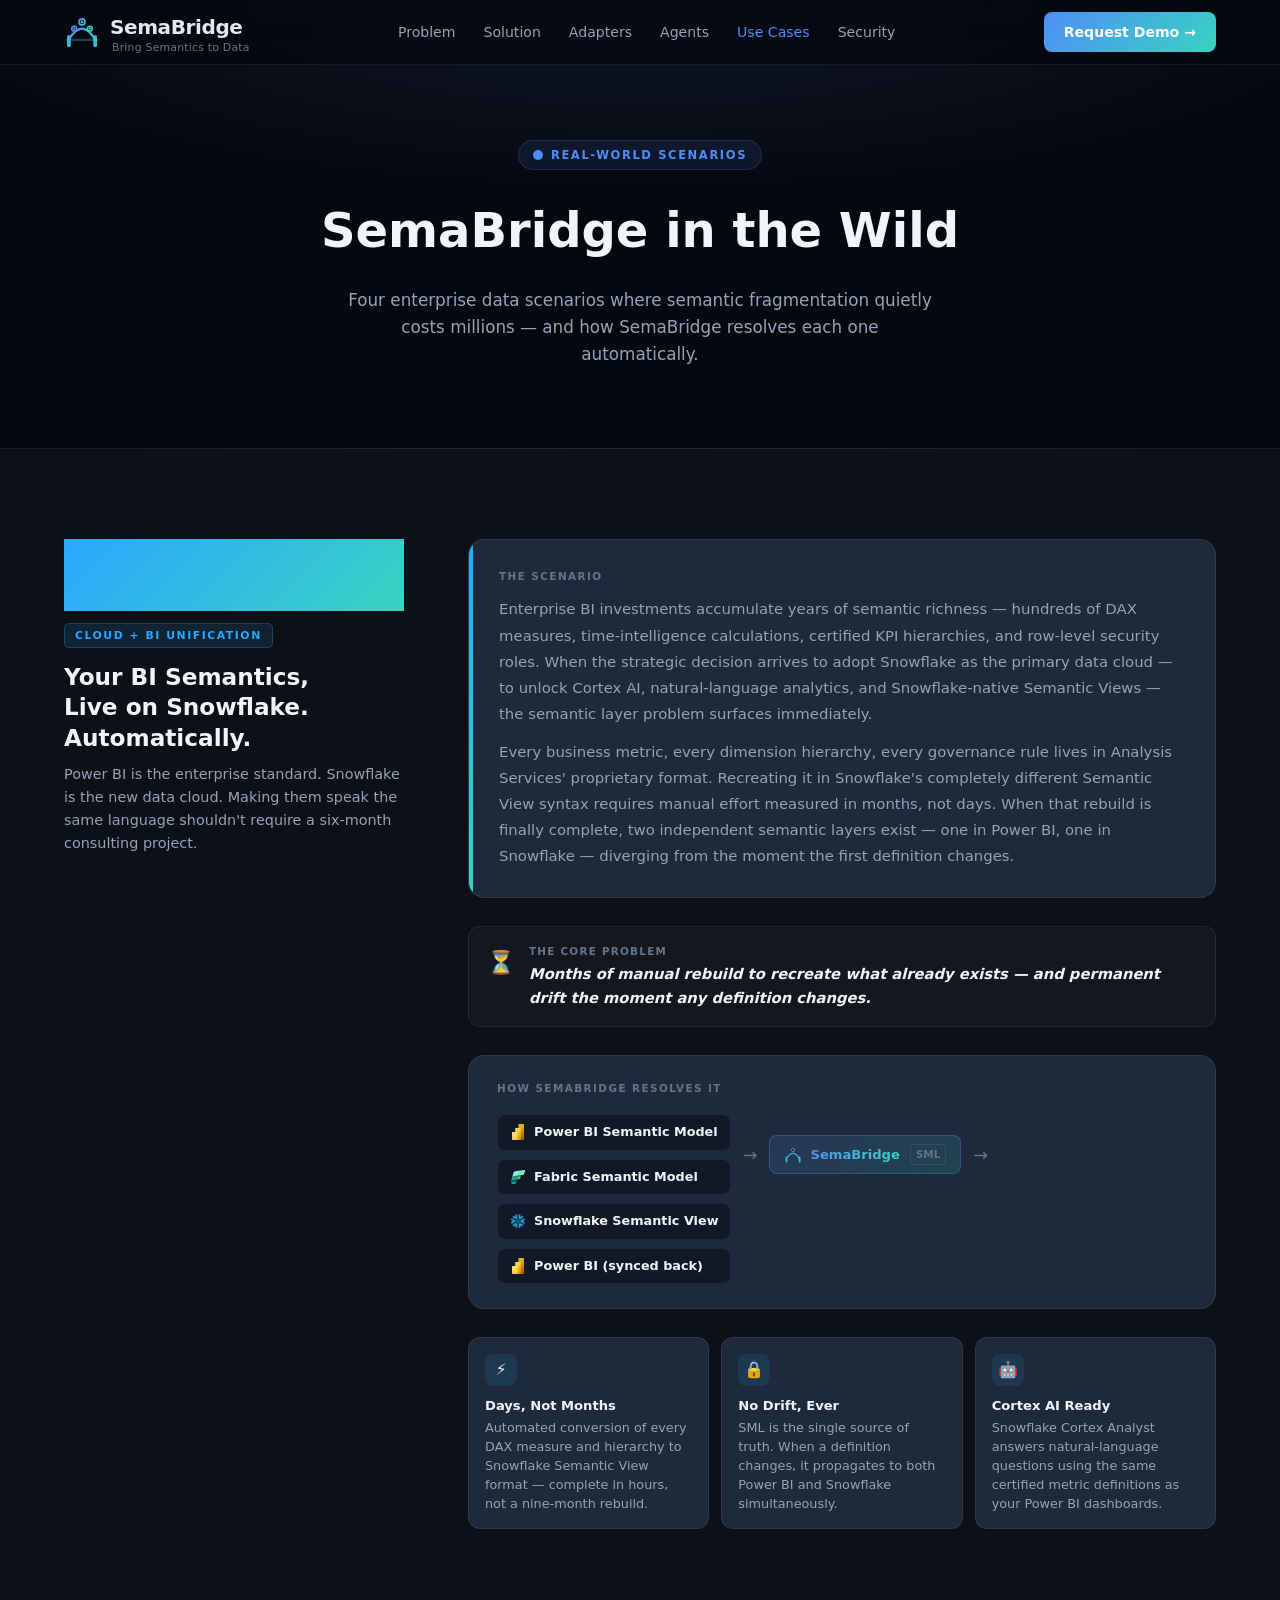
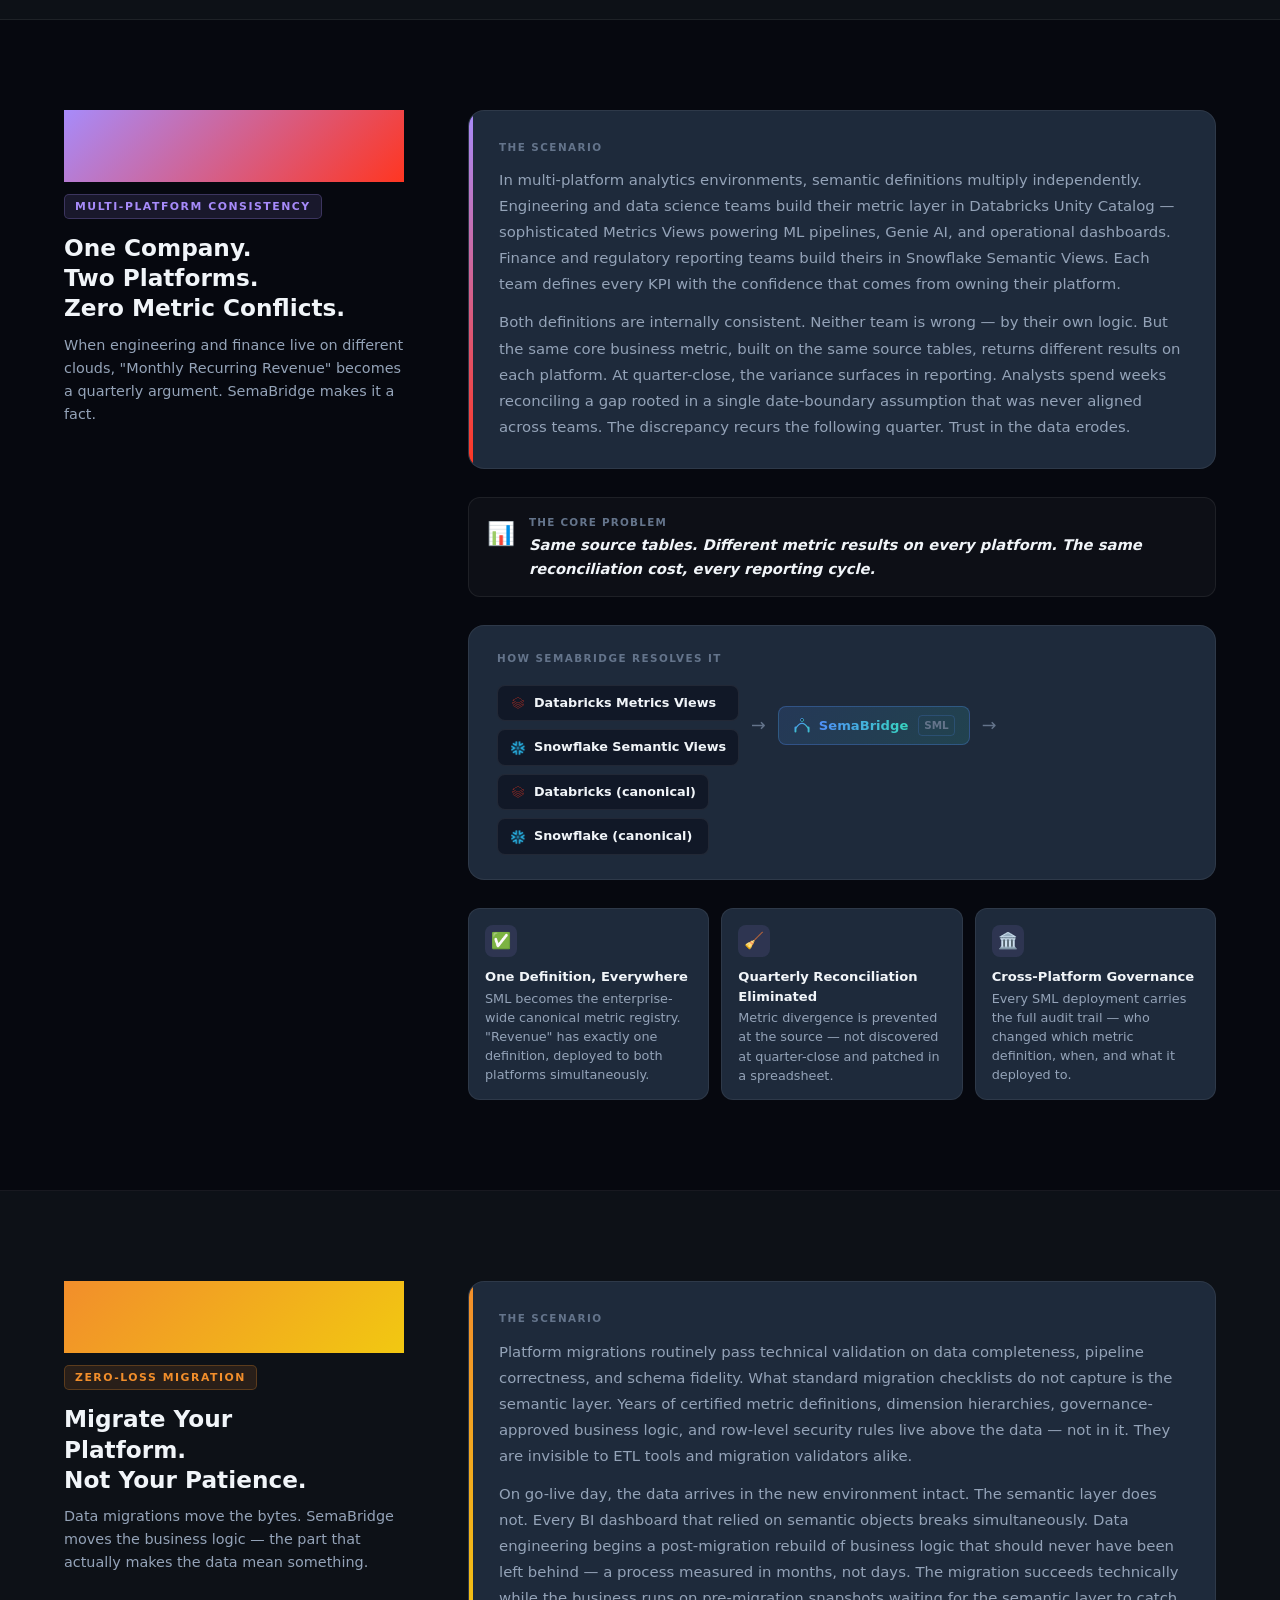
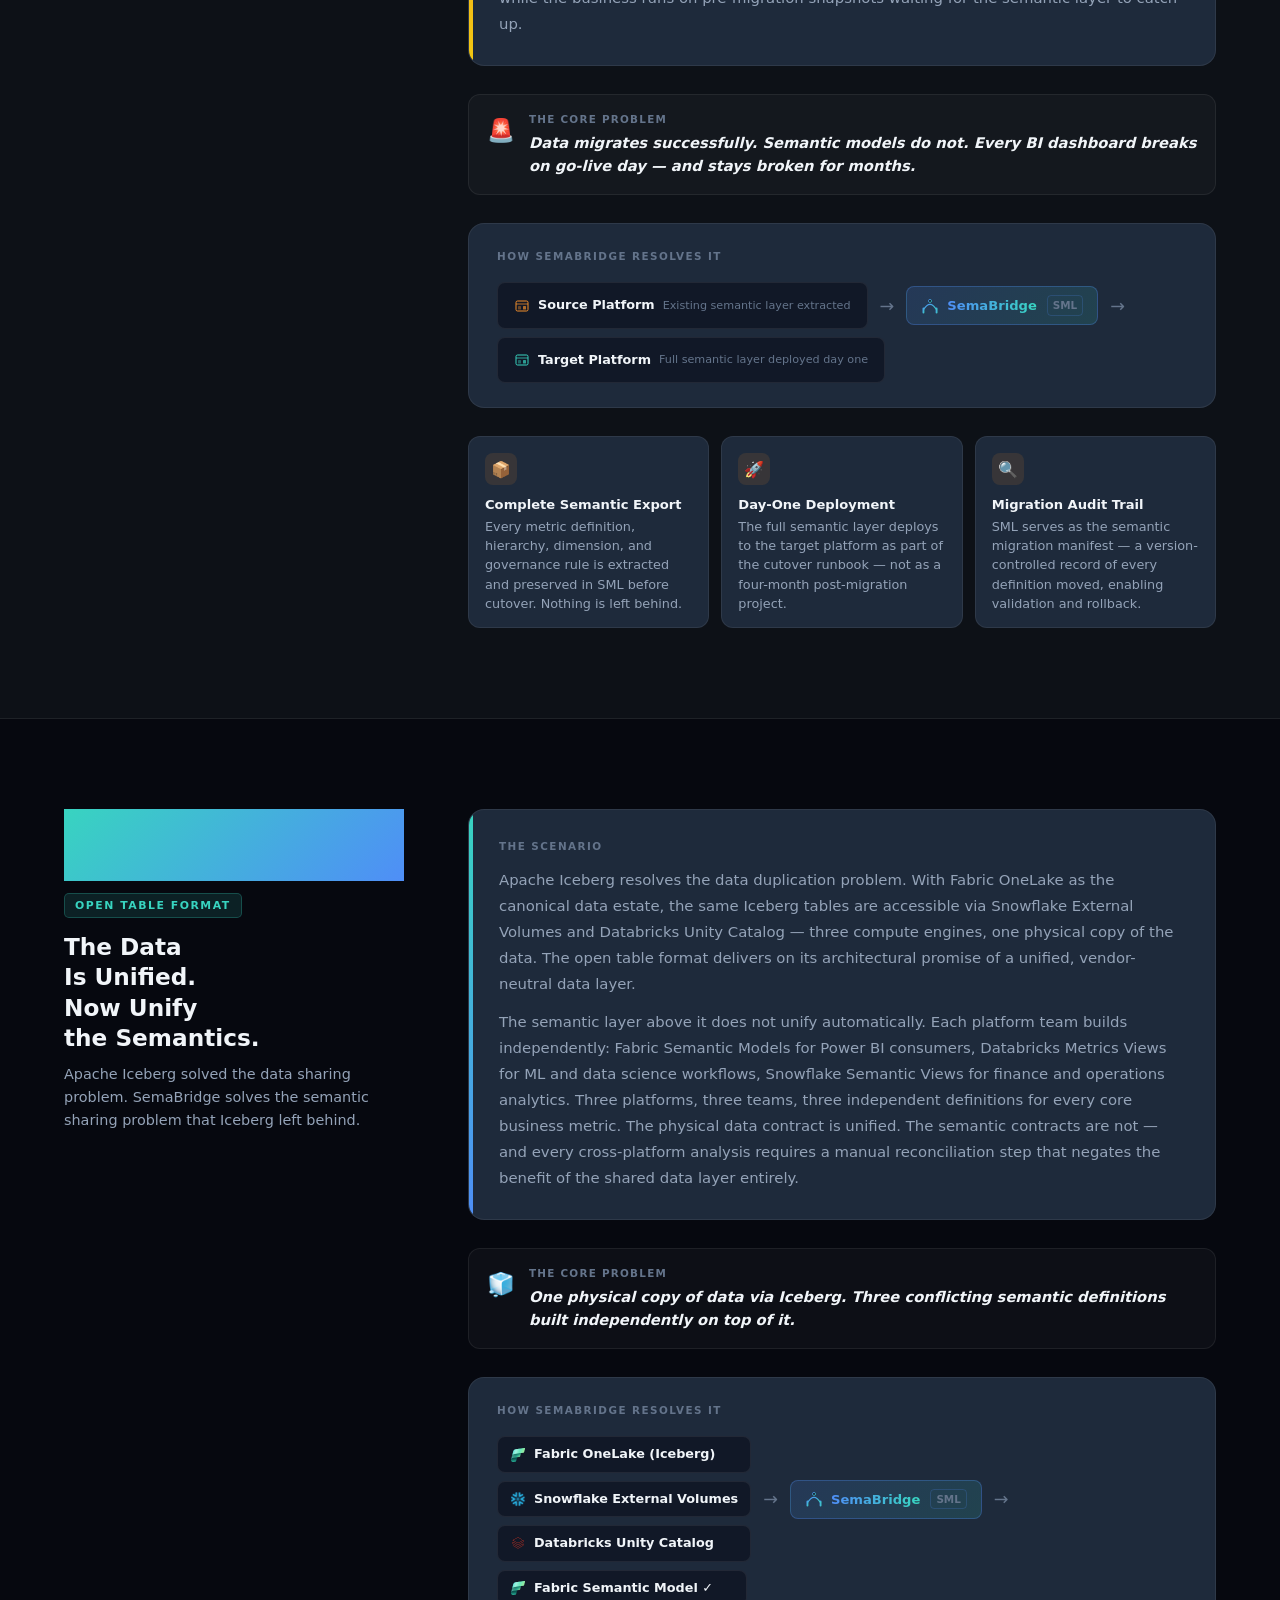
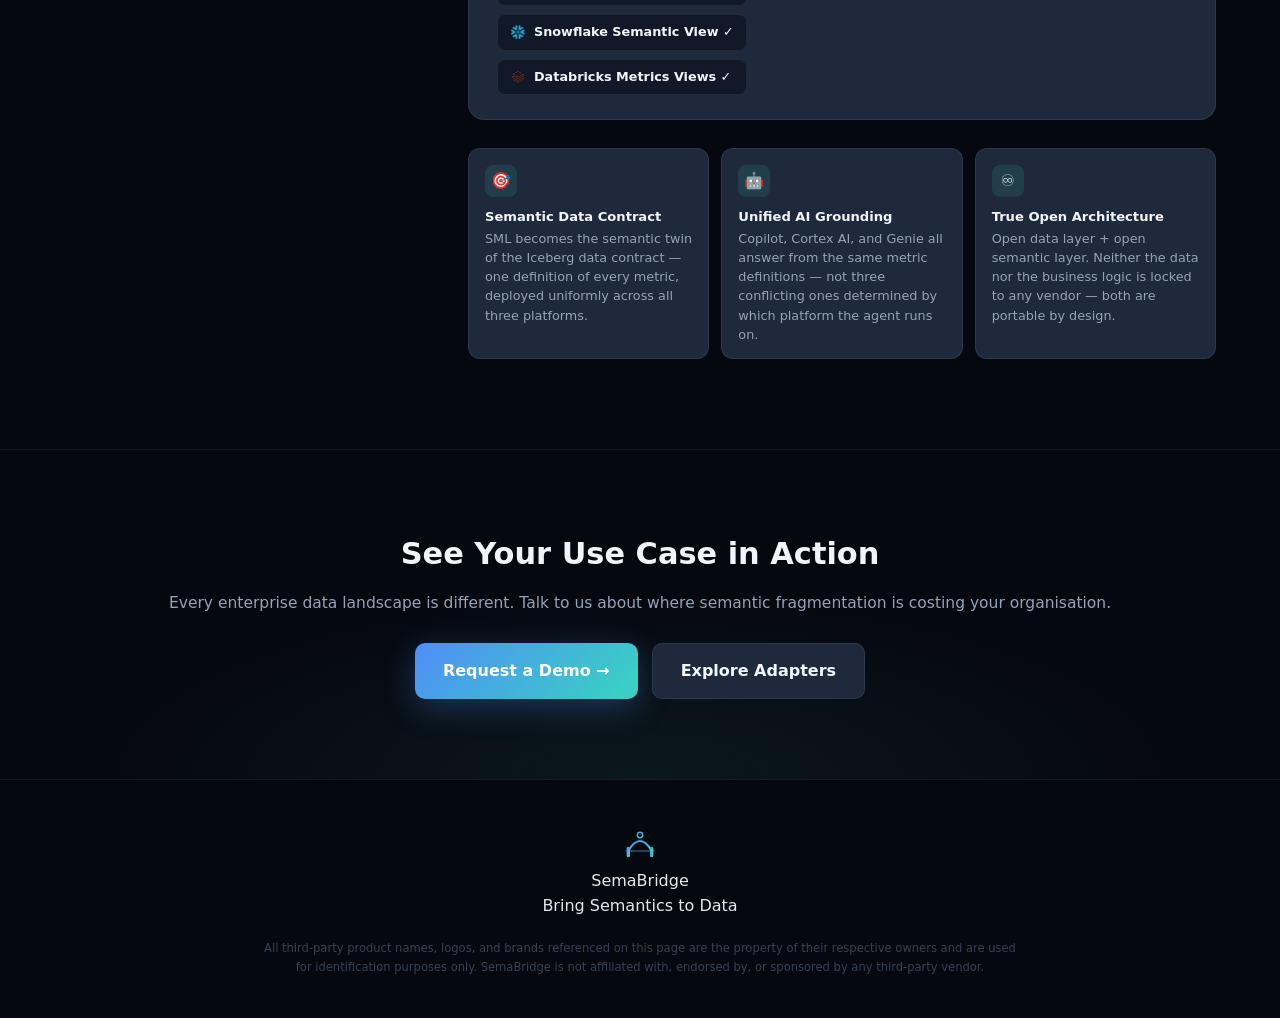
<file: usecases.html>
<!DOCTYPE html>
<html lang="en">
<head>
  <meta charset="UTF-8"/>
  <meta name="viewport" content="width=device-width, initial-scale=1.0"/>
  <title>SemaBridge — Use Cases</title>
  <link rel="icon" type="image/svg+xml" href="favicon.svg" />
  <link rel="stylesheet" href="styles.css"/>
  <style>
    /* ── PAGE HERO ── */
    .uc-hero {
      padding: 140px 0 80px;
      background: radial-gradient(ellipse 80% 60% at 50% 0%, rgba(79,142,247,0.12) 0%, transparent 70%),
                  var(--bg-0);
      text-align: center;
      border-bottom: 1px solid var(--border);
    }
    .uc-hero-kicker {
      display: inline-flex; align-items: center; gap: 8px;
      font-size: 0.72rem; font-weight: 700; text-transform: uppercase;
      letter-spacing: 0.14em; color: var(--brand);
      background: rgba(79,142,247,0.1); border: 1px solid rgba(79,142,247,0.2);
      border-radius: 20px; padding: 5px 14px; margin-bottom: 22px;
    }
    .uc-hero h1 { font-size: clamp(2rem, 4vw, 3rem); font-weight: 900; color: var(--text-1); margin-bottom: 18px; }
    .uc-hero p  { font-size: 1.05rem; color: var(--text-2); max-width: 600px; margin: 0 auto; }

    /* ── USE CASE SECTION ── */
    .uc-section { padding: 90px 0; border-bottom: 1px solid var(--border); }
    .uc-section:nth-child(odd) { background: var(--bg-0); }
    .uc-section:nth-child(even){ background: var(--bg-1); }

    .uc-inner {
      display: grid;
      grid-template-columns: 340px 1fr;
      gap: 64px;
      align-items: start;
    }

    /* LEFT COLUMN */
    .uc-meta { position: sticky; top: 88px; }
    .uc-number {
      font-size: 4.5rem; font-weight: 900; line-height: 1;
      letter-spacing: -0.04em; margin-bottom: 10px;
      -webkit-background-clip: text; -webkit-text-fill-color: transparent;
      background-clip: text;
    }
    .uc1 .uc-number { background: linear-gradient(135deg, #29a8ff, #38d4c0); }
    .uc2 .uc-number { background: linear-gradient(135deg, #a78bfa, #FF3621); }
    .uc3 .uc-number { background: linear-gradient(135deg, #F28E2B, #F2C811); }
    .uc4 .uc-number { background: linear-gradient(135deg, #38d4c0, #4f8ef7); }

    .uc-category {
      font-size: 0.68rem; font-weight: 800; text-transform: uppercase;
      letter-spacing: 0.14em; padding: 3px 10px; border-radius: 5px;
      display: inline-block; margin-bottom: 14px;
    }
    .uc1 .uc-category { background: rgba(41,168,255,0.12); color: #29a8ff; border: 1px solid rgba(41,168,255,0.25); }
    .uc2 .uc-category { background: rgba(167,139,250,0.12); color: #a78bfa; border: 1px solid rgba(167,139,250,0.25); }
    .uc3 .uc-category { background: rgba(242,142,43,0.12); color: #F28E2B; border: 1px solid rgba(242,142,43,0.25); }
    .uc4 .uc-category { background: rgba(56,212,192,0.12); color: #38d4c0; border: 1px solid rgba(56,212,192,0.25); }

    .uc-headline { font-size: 1.45rem; font-weight: 800; color: var(--text-1); line-height: 1.3; margin-bottom: 10px; }
    .uc-tagline  { font-size: 0.9rem; color: var(--text-2); line-height: 1.6; }

    /* RIGHT COLUMN */
    .uc-body { display: flex; flex-direction: column; gap: 28px; }

    /* Scenario */
    .uc-scenario {
      background: var(--surface); border: 1px solid var(--border);
      border-radius: 16px; padding: 28px 30px;
      position: relative; overflow: hidden;
    }
    .uc-scenario::before {
      content: ''; position: absolute; top: 0; left: 0; width: 4px; bottom: 0;
      border-radius: 4px 0 0 4px;
    }
    .uc1 .uc-scenario::before { background: linear-gradient(180deg,#29a8ff,#38d4c0); }
    .uc2 .uc-scenario::before { background: linear-gradient(180deg,#a78bfa,#FF3621); }
    .uc3 .uc-scenario::before { background: linear-gradient(180deg,#F28E2B,#F2C811); }
    .uc4 .uc-scenario::before { background: linear-gradient(180deg,#38d4c0,#4f8ef7); }

    .uc-scenario-label {
      font-size: 0.65rem; font-weight: 800; text-transform: uppercase;
      letter-spacing: 0.14em; color: var(--text-3); margin-bottom: 12px;
    }
    .uc-scenario p { font-size: 0.93rem; color: var(--text-2); line-height: 1.75; margin-bottom: 12px; }
    .uc-scenario p:last-child { margin-bottom: 0; }

    /* Pain callout */
    .uc-pain {
      display: flex; align-items: flex-start; gap: 14px;
      background: rgba(255,255,255,0.03); border: 1px solid rgba(255,255,255,0.07);
      border-radius: 12px; padding: 16px 18px;
    }
    .uc-pain-icon { font-size: 1.4rem; flex-shrink: 0; margin-top: 2px; }
    .uc-pain-text { flex: 1; }
    .uc-pain-label { font-size: 0.65rem; font-weight: 800; text-transform: uppercase;
                     letter-spacing: 0.12em; color: var(--text-3); margin-bottom: 3px; }
    .uc-pain-quote { font-size: 0.92rem; font-weight: 700; color: var(--text-1); font-style: italic; }

    /* Platform flow */
    .uc-flow {
      background: var(--surface); border: 1px solid var(--border);
      border-radius: 16px; padding: 24px 28px;
    }
    .uc-flow-label { font-size: 0.65rem; font-weight: 800; text-transform: uppercase;
                     letter-spacing: 0.14em; color: var(--text-3); margin-bottom: 18px; }
    .uc-flow-track {
      display: flex; align-items: center; gap: 0; flex-wrap: wrap; gap: 8px;
    }
    .uc-flow-group { display: flex; flex-direction: column; gap: 8px; }
    .uc-flow-chip {
      display: inline-flex; align-items: center; gap: 8px;
      background: var(--bg-2); border: 1px solid var(--border);
      border-radius: 8px; padding: 7px 12px;
      font-size: 0.8rem; font-weight: 600; color: var(--text-1);
    }
    /* Fixed 16px for icons inside inline-flex chips */
    .uc-flow-chip .icon-img { width: 16px; height: 16px; flex-shrink: 0; }
    .uc-flow-arrow {
      font-size: 1.1rem; color: var(--text-3);
      padding: 0 4px; flex-shrink: 0; align-self: center;
    }
    .uc-flow-bridge {
      display: inline-flex; align-items: center; gap: 8px;
      background: linear-gradient(135deg, rgba(79,142,247,0.15), rgba(56,212,192,0.15));
      border: 1px solid rgba(79,142,247,0.3);
      border-radius: 8px; padding: 8px 14px;
      font-size: 0.82rem; font-weight: 800;
      background-clip: text; -webkit-background-clip: unset;
    }
    .uc-flow-bridge-label {
      background: linear-gradient(90deg,#4f8ef7,#38d4c0);
      -webkit-background-clip: text; -webkit-text-fill-color: transparent; background-clip: text;
    }
    .uc-flow-sml {
      font-size: 0.65rem; font-weight: 700; color: var(--text-3);
      border: 1px solid rgba(79,142,247,0.2); border-radius: 4px;
      padding: 1px 5px; margin-left: 2px;
    }

    /* Outcomes */
    .uc-outcomes {
      display: grid; grid-template-columns: 1fr 1fr 1fr; gap: 12px;
    }
    .uc-outcome {
      background: var(--surface); border: 1px solid var(--border);
      border-radius: 12px; padding: 16px 16px 14px;
    }
    .uc-outcome-icon {
      width: 32px; height: 32px; border-radius: 8px;
      display: flex; align-items: center; justify-content: center;
      font-size: 1rem; margin-bottom: 10px;
    }
    .uc1 .uc-outcome-icon { background: rgba(41,168,255,0.12); }
    .uc2 .uc-outcome-icon { background: rgba(167,139,250,0.12); }
    .uc3 .uc-outcome-icon { background: rgba(242,142,43,0.12); }
    .uc4 .uc-outcome-icon { background: rgba(56,212,192,0.12); }
    .uc-outcome-text { font-size: 0.8rem; color: var(--text-2); line-height: 1.5; font-weight: 500; }
    .uc-outcome-text strong { display: block; color: var(--text-1); font-weight: 700; margin-bottom: 2px; font-size: 0.82rem; }

    /* Bottom CTA */
    .uc-cta-section {
      padding: 80px 0;
      background: radial-gradient(ellipse 60% 80% at 50% 100%, rgba(56,212,192,0.08) 0%, transparent 70%),
                  var(--bg-0);
      text-align: center;
    }
    .uc-cta-section h2 { font-size: 1.9rem; font-weight: 800; color: var(--text-1); margin-bottom: 12px; }
    .uc-cta-section p  { color: var(--text-2); margin-bottom: 28px; font-size: 0.97rem; }

    /* Responsive */
    @media (max-width: 960px) {
      .uc-hero      { padding: 110px 0 60px; }
      .uc-section   { padding: 64px 0; }
      .uc-inner     { grid-template-columns: 1fr; gap: 32px; }
      .uc-meta      { position: static; }
      .uc-outcomes  { grid-template-columns: 1fr 1fr; gap: 10px; }
      .uc-cta-section { padding: 60px 0; }
    }
    @media (max-width: 600px) {
      .uc-hero      { padding: 96px 0 48px; }
      .uc-section   { padding: 48px 0; }
      .uc-outcomes  { grid-template-columns: 1fr; }
      .uc-flow-track { flex-direction: column; align-items: flex-start; }
      .uc-flow-arrow { transform: rotate(90deg); }
      .uc-cta-section { padding: 48px 0; }
      .uc-cta-section h2 { font-size: 1.5rem; }
    }
  </style>
</head>
<body>

<!-- ═══ NAVIGATION ═══ -->
<nav>
  <div class="nav-inner">
    <a href="index.html" class="nav-logo">
      <svg width="36" height="36" viewBox="0 0 48 48" fill="none">
        <defs>
          <linearGradient id="nb1" x1="0" y1="0" x2="1" y2="1">
            <stop offset="0%" stop-color="#4f8ef7"/><stop offset="100%" stop-color="#38d4c0"/>
          </linearGradient>
        </defs>
        <rect x="4" y="28" width="5" height="16" rx="2.5" fill="url(#nb1)"/>
        <rect x="39" y="28" width="5" height="16" rx="2.5" fill="url(#nb1)"/>
        <rect x="2" y="33" width="44" height="3" rx="1.5" fill="url(#nb1)" opacity="0.35"/>
        <path d="M6.5 34 Q24 5 41.5 34" stroke="url(#nb1)" stroke-width="3" fill="none" stroke-linecap="round"/>
        <line x1="13.5" y1="19.5" x2="13.5" y2="33" stroke="url(#nb1)" stroke-width="1.2" opacity="0.45"/>
        <line x1="24"   y1="10.5" x2="24"   y2="33" stroke="url(#nb1)" stroke-width="1.2" opacity="0.45"/>
        <line x1="34.5" y1="19.5" x2="34.5" y2="33" stroke="url(#nb1)" stroke-width="1.2" opacity="0.45"/>
        <circle cx="13.5" cy="19.5" r="3.2" fill="#0d1117" stroke="#4f8ef7" stroke-width="2"/>
        <circle cx="24"   cy="10.5" r="4"   fill="#0d1117" stroke="url(#nb1)" stroke-width="2.2"/>
        <circle cx="34.5" cy="19.5" r="3.2" fill="#0d1117" stroke="#38d4c0" stroke-width="2"/>
        <circle cx="13.5" cy="19.5" r="1.4" fill="#4f8ef7"/>
        <circle cx="24"   cy="10.5" r="1.8" fill="url(#nb1)"/>
        <circle cx="34.5" cy="19.5" r="1.4" fill="#38d4c0"/>
      </svg>
      <div class="nav-logo-text">
        <span>SemaBridge</span>
        <span class="nav-tagline">Bring Semantics to Data</span>
      </div>
    </a>
    <div class="nav-links" id="navLinks">
      <a href="index.html#problem">Problem</a>
      <a href="index.html#solution">Solution</a>
      <a href="index.html#adapters">Adapters</a>
      <a href="index.html#agents">Agents</a>
      <a href="usecases.html" style="color:var(--brand)">Use Cases</a>
      <a href="index.html#security">Security</a>
    </div>
    <a href="index.html#cta" class="nav-cta">Request Demo →</a>
    <button class="nav-toggle" id="navToggle" aria-label="Toggle navigation">
      <span></span><span></span><span></span>
    </button>
  </div>
</nav>
<script>
  (function(){
    var btn = document.getElementById('navToggle');
    var menu = document.getElementById('navLinks');
    btn.addEventListener('click', function(){
      btn.classList.toggle('open');
      menu.classList.toggle('open');
    });
    menu.querySelectorAll('a').forEach(function(a){
      a.addEventListener('click', function(){
        btn.classList.remove('open');
        menu.classList.remove('open');
      });
    });
  })();
</script>

<!-- ═══ PAGE HERO ═══ -->
<section class="uc-hero">
  <div class="container">
    <div class="uc-hero-kicker">
      <svg width="10" height="10" viewBox="0 0 10 10"><circle cx="5" cy="5" r="5" fill="#4f8ef7"/></svg>
      Real-World Scenarios
    </div>
    <h1>SemaBridge <span class="grad">in the Wild</span></h1>
    <p>Four enterprise data scenarios where semantic fragmentation quietly costs millions — and how SemaBridge resolves each one automatically.</p>
  </div>
</section>


<!-- ══════════════════════════════════════════════════════════════
     USE CASE 1 — Snowflake + Fabric / Power BI
══════════════════════════════════════════════════════════════ -->
<section class="uc-section uc1" id="uc1">
  <div class="container">
    <div class="uc-inner">

      <!-- LEFT: meta -->
      <div class="uc-meta">
        <div class="uc-number">01</div>
        <div class="uc-category">Cloud + BI Unification</div>
        <h2 class="uc-headline">Your BI Semantics,<br>Live on Snowflake.<br>Automatically.</h2>
        <p class="uc-tagline">Power BI is the enterprise standard. Snowflake is the new data cloud. Making them speak the same language shouldn't require a six-month consulting project.</p>
      </div>

      <!-- RIGHT: body -->
      <div class="uc-body">

        <!-- Scenario -->
        <div class="uc-scenario">
          <div class="uc-scenario-label">The Scenario</div>
          <p>Enterprise BI investments accumulate years of semantic richness — hundreds of DAX measures, time-intelligence calculations, certified KPI hierarchies, and row-level security roles. When the strategic decision arrives to adopt Snowflake as the primary data cloud — to unlock Cortex AI, natural-language analytics, and Snowflake-native Semantic Views — the semantic layer problem surfaces immediately.</p>
          <p>Every business metric, every dimension hierarchy, every governance rule lives in Analysis Services' proprietary format. Recreating it in Snowflake's completely different Semantic View syntax requires manual effort measured in months, not days. When that rebuild is finally complete, two independent semantic layers exist — one in Power BI, one in Snowflake — diverging from the moment the first definition changes.</p>
        </div>

        <!-- Pain callout -->
        <div class="uc-pain">
          <div class="uc-pain-icon">⏳</div>
          <div class="uc-pain-text">
            <div class="uc-pain-label">The Core Problem</div>
            <div class="uc-pain-quote">Months of manual rebuild to recreate what already exists — and permanent drift the moment any definition changes.</div>
          </div>
        </div>

        <!-- Platform flow -->
        <div class="uc-flow">
          <div class="uc-flow-label">How SemaBridge Resolves It</div>
          <div class="uc-flow-track">
            <!-- Sources -->
            <div class="uc-flow-group">
              <div class="uc-flow-chip">
                <img src="icons/powerbi.png" class="icon-img" alt="Power BI">
                Power BI Semantic Model
              </div>
              <div class="uc-flow-chip">
                <img src="icons/fabric.png" class="icon-img" alt="Microsoft Fabric">
                Fabric Semantic Model
              </div>
            </div>
            <div class="uc-flow-arrow">→</div>
            <!-- SemaBridge -->
            <div class="uc-flow-bridge">
              <svg width="18" height="18" viewBox="0 0 48 48" fill="none">
                <defs><linearGradient id="fb1" x1="0" y1="0" x2="1" y2="1"><stop offset="0%" stop-color="#4f8ef7"/><stop offset="100%" stop-color="#38d4c0"/></linearGradient></defs>
                <rect x="4" y="28" width="5" height="16" rx="2.5" fill="url(#fb1)"/>
                <rect x="39" y="28" width="5" height="16" rx="2.5" fill="url(#fb1)"/>
                <path d="M6.5 34 Q24 5 41.5 34" stroke="url(#fb1)" stroke-width="3" fill="none" stroke-linecap="round"/>
                <circle cx="24" cy="10.5" r="4" fill="#0d1117" stroke="url(#fb1)" stroke-width="2.2"/>
              </svg>
              <span class="uc-flow-bridge-label">SemaBridge</span>
              <span class="uc-flow-sml">SML</span>
            </div>
            <div class="uc-flow-arrow">→</div>
            <!-- Targets -->
            <div class="uc-flow-group">
              <div class="uc-flow-chip">
                <img src="icons/snowflake.png" class="icon-img" alt="Snowflake">
                Snowflake Semantic View
              </div>
              <div class="uc-flow-chip">
                <img src="icons/powerbi.png" class="icon-img" alt="Power BI">
                Power BI (synced back)
              </div>
            </div>
          </div>
        </div>

        <!-- Outcomes -->
        <div class="uc-outcomes">
          <div class="uc-outcome">
            <div class="uc-outcome-icon">⚡</div>
            <div class="uc-outcome-text"><strong>Days, Not Months</strong>Automated conversion of every DAX measure and hierarchy to Snowflake Semantic View format — complete in hours, not a nine-month rebuild.</div>
          </div>
          <div class="uc-outcome">
            <div class="uc-outcome-icon">🔒</div>
            <div class="uc-outcome-text"><strong>No Drift, Ever</strong>SML is the single source of truth. When a definition changes, it propagates to both Power BI and Snowflake simultaneously.</div>
          </div>
          <div class="uc-outcome">
            <div class="uc-outcome-icon">🤖</div>
            <div class="uc-outcome-text"><strong>Cortex AI Ready</strong>Snowflake Cortex Analyst answers natural-language questions using the same certified metric definitions as your Power BI dashboards.</div>
          </div>
        </div>

      </div>
    </div>
  </div>
</section>


<!-- ══════════════════════════════════════════════════════════════
     USE CASE 2 — Multi-Cloud: Databricks + Snowflake
══════════════════════════════════════════════════════════════ -->
<section class="uc-section uc2" id="uc2">
  <div class="container">
    <div class="uc-inner">

      <!-- LEFT: meta -->
      <div class="uc-meta">
        <div class="uc-number">02</div>
        <div class="uc-category">Multi-Platform Consistency</div>
        <h2 class="uc-headline">One Company.<br>Two Platforms.<br>Zero Metric Conflicts.</h2>
        <p class="uc-tagline">When engineering and finance live on different clouds, "Monthly Recurring Revenue" becomes a quarterly argument. SemaBridge makes it a fact.</p>
      </div>

      <!-- RIGHT: body -->
      <div class="uc-body">

        <!-- Scenario -->
        <div class="uc-scenario">
          <div class="uc-scenario-label">The Scenario</div>
          <p>In multi-platform analytics environments, semantic definitions multiply independently. Engineering and data science teams build their metric layer in Databricks Unity Catalog — sophisticated Metrics Views powering ML pipelines, Genie AI, and operational dashboards. Finance and regulatory reporting teams build theirs in Snowflake Semantic Views. Each team defines every KPI with the confidence that comes from owning their platform.</p>
          <p>Both definitions are internally consistent. Neither team is wrong — by their own logic. But the same core business metric, built on the same source tables, returns different results on each platform. At quarter-close, the variance surfaces in reporting. Analysts spend weeks reconciling a gap rooted in a single date-boundary assumption that was never aligned across teams. The discrepancy recurs the following quarter. Trust in the data erodes.</p>
        </div>

        <!-- Pain callout -->
        <div class="uc-pain">
          <div class="uc-pain-icon">📊</div>
          <div class="uc-pain-text">
            <div class="uc-pain-label">The Core Problem</div>
            <div class="uc-pain-quote">Same source tables. Different metric results on every platform. The same reconciliation cost, every reporting cycle.</div>
          </div>
        </div>

        <!-- Platform flow -->
        <div class="uc-flow">
          <div class="uc-flow-label">How SemaBridge Resolves It</div>
          <div class="uc-flow-track">
            <div class="uc-flow-group">
              <div class="uc-flow-chip">
                <img src="icons/databricks.png" class="icon-img" alt="Databricks">
                Databricks Metrics Views
              </div>
              <div class="uc-flow-chip">
                <img src="icons/snowflake.png" class="icon-img" alt="Snowflake">
                Snowflake Semantic Views
              </div>
            </div>
            <div class="uc-flow-arrow">→</div>
            <div class="uc-flow-bridge">
              <svg width="18" height="18" viewBox="0 0 48 48" fill="none">
                <defs><linearGradient id="fb2" x1="0" y1="0" x2="1" y2="1"><stop offset="0%" stop-color="#4f8ef7"/><stop offset="100%" stop-color="#38d4c0"/></linearGradient></defs>
                <rect x="4" y="28" width="5" height="16" rx="2.5" fill="url(#fb2)"/>
                <rect x="39" y="28" width="5" height="16" rx="2.5" fill="url(#fb2)"/>
                <path d="M6.5 34 Q24 5 41.5 34" stroke="url(#fb2)" stroke-width="3" fill="none" stroke-linecap="round"/>
                <circle cx="24" cy="10.5" r="4" fill="#0d1117" stroke="url(#fb2)" stroke-width="2.2"/>
              </svg>
              <span class="uc-flow-bridge-label">SemaBridge</span>
              <span class="uc-flow-sml">SML</span>
            </div>
            <div class="uc-flow-arrow">→</div>
            <div class="uc-flow-group">
              <div class="uc-flow-chip">
                <img src="icons/databricks.png" class="icon-img" alt="Databricks">
                Databricks (canonical)
              </div>
              <div class="uc-flow-chip">
                <img src="icons/snowflake.png" class="icon-img" alt="Snowflake">
                Snowflake (canonical)
              </div>
            </div>
          </div>
        </div>

        <!-- Outcomes -->
        <div class="uc-outcomes">
          <div class="uc-outcome">
            <div class="uc-outcome-icon">✅</div>
            <div class="uc-outcome-text"><strong>One Definition, Everywhere</strong>SML becomes the enterprise-wide canonical metric registry. "Revenue" has exactly one definition, deployed to both platforms simultaneously.</div>
          </div>
          <div class="uc-outcome">
            <div class="uc-outcome-icon">🧹</div>
            <div class="uc-outcome-text"><strong>Quarterly Reconciliation Eliminated</strong>Metric divergence is prevented at the source — not discovered at quarter-close and patched in a spreadsheet.</div>
          </div>
          <div class="uc-outcome">
            <div class="uc-outcome-icon">🏛️</div>
            <div class="uc-outcome-text"><strong>Cross-Platform Governance</strong>Every SML deployment carries the full audit trail — who changed which metric definition, when, and what it deployed to.</div>
          </div>
        </div>

      </div>
    </div>
  </div>
</section>


<!-- ══════════════════════════════════════════════════════════════
     USE CASE 3 — Cloud Data Platform Migration
══════════════════════════════════════════════════════════════ -->
<section class="uc-section uc3" id="uc3">
  <div class="container">
    <div class="uc-inner">

      <!-- LEFT: meta -->
      <div class="uc-meta">
        <div class="uc-number">03</div>
        <div class="uc-category">Zero-Loss Migration</div>
        <h2 class="uc-headline">Migrate Your<br>Platform.<br>Not Your Patience.</h2>
        <p class="uc-tagline">Data migrations move the bytes. SemaBridge moves the business logic — the part that actually makes the data mean something.</p>
      </div>

      <!-- RIGHT: body -->
      <div class="uc-body">

        <!-- Scenario -->
        <div class="uc-scenario">
          <div class="uc-scenario-label">The Scenario</div>
          <p>Platform migrations routinely pass technical validation on data completeness, pipeline correctness, and schema fidelity. What standard migration checklists do not capture is the semantic layer. Years of certified metric definitions, dimension hierarchies, governance-approved business logic, and row-level security rules live above the data — not in it. They are invisible to ETL tools and migration validators alike.</p>
          <p>On go-live day, the data arrives in the new environment intact. The semantic layer does not. Every BI dashboard that relied on semantic objects breaks simultaneously. Data engineering begins a post-migration rebuild of business logic that should never have been left behind — a process measured in months, not days. The migration succeeds technically while the business runs on pre-migration snapshots waiting for the semantic layer to catch up.</p>
        </div>

        <!-- Pain callout -->
        <div class="uc-pain">
          <div class="uc-pain-icon">🚨</div>
          <div class="uc-pain-text">
            <div class="uc-pain-label">The Core Problem</div>
            <div class="uc-pain-quote">Data migrates successfully. Semantic models do not. Every BI dashboard breaks on go-live day — and stays broken for months.</div>
          </div>
        </div>

        <!-- Platform flow -->
        <div class="uc-flow">
          <div class="uc-flow-label">How SemaBridge Resolves It</div>
          <div class="uc-flow-track">
            <div class="uc-flow-chip" style="padding: 12px 16px;">
              <svg width="16" height="16" viewBox="0 0 32 32"><rect x="4" y="6" width="24" height="20" rx="3" fill="none" stroke="#F28E2B" stroke-width="2"/><line x1="4" y1="12" x2="28" y2="12" stroke="#F28E2B" stroke-width="1.5"/><rect x="8" y="16" width="6" height="7" rx="1" fill="#F28E2B" opacity="0.4"/><rect x="18" y="16" width="6" height="7" rx="1" fill="#F28E2B" opacity="0.7"/></svg>
              Source Platform<br><span style="font-size:0.7rem;color:var(--text-3);font-weight:400">Existing semantic layer extracted</span>
            </div>
            <div class="uc-flow-arrow">→</div>
            <div class="uc-flow-bridge">
              <svg width="18" height="18" viewBox="0 0 48 48" fill="none">
                <defs><linearGradient id="fb3" x1="0" y1="0" x2="1" y2="1"><stop offset="0%" stop-color="#4f8ef7"/><stop offset="100%" stop-color="#38d4c0"/></linearGradient></defs>
                <rect x="4" y="28" width="5" height="16" rx="2.5" fill="url(#fb3)"/>
                <rect x="39" y="28" width="5" height="16" rx="2.5" fill="url(#fb3)"/>
                <path d="M6.5 34 Q24 5 41.5 34" stroke="url(#fb3)" stroke-width="3" fill="none" stroke-linecap="round"/>
                <circle cx="24" cy="10.5" r="4" fill="#0d1117" stroke="url(#fb3)" stroke-width="2.2"/>
              </svg>
              <span class="uc-flow-bridge-label">SemaBridge</span>
              <span class="uc-flow-sml">SML</span>
            </div>
            <div class="uc-flow-arrow">→</div>
            <div class="uc-flow-chip" style="padding: 12px 16px;">
              <svg width="16" height="16" viewBox="0 0 32 32"><rect x="4" y="6" width="24" height="20" rx="3" fill="none" stroke="#38d4c0" stroke-width="2"/><line x1="4" y1="12" x2="28" y2="12" stroke="#38d4c0" stroke-width="1.5"/><rect x="8" y="16" width="6" height="7" rx="1" fill="#38d4c0" opacity="0.4"/><rect x="18" y="16" width="6" height="7" rx="1" fill="#38d4c0" opacity="0.7"/></svg>
              Target Platform<br><span style="font-size:0.7rem;color:var(--text-3);font-weight:400">Full semantic layer deployed day one</span>
            </div>
          </div>
        </div>

        <!-- Outcomes -->
        <div class="uc-outcomes">
          <div class="uc-outcome">
            <div class="uc-outcome-icon">📦</div>
            <div class="uc-outcome-text"><strong>Complete Semantic Export</strong>Every metric definition, hierarchy, dimension, and governance rule is extracted and preserved in SML before cutover. Nothing is left behind.</div>
          </div>
          <div class="uc-outcome">
            <div class="uc-outcome-icon">🚀</div>
            <div class="uc-outcome-text"><strong>Day-One Deployment</strong>The full semantic layer deploys to the target platform as part of the cutover runbook — not as a four-month post-migration project.</div>
          </div>
          <div class="uc-outcome">
            <div class="uc-outcome-icon">🔍</div>
            <div class="uc-outcome-text"><strong>Migration Audit Trail</strong>SML serves as the semantic migration manifest — a version-controlled record of every definition moved, enabling validation and rollback.</div>
          </div>
        </div>

      </div>
    </div>
  </div>
</section>


<!-- ══════════════════════════════════════════════════════════════
     USE CASE 4 — Iceberg Tables + Fabric OneLake + Snowflake/Databricks
══════════════════════════════════════════════════════════════ -->
<section class="uc-section uc4" id="uc4">
  <div class="container">
    <div class="uc-inner">

      <!-- LEFT: meta -->
      <div class="uc-meta">
        <div class="uc-number">04</div>
        <div class="uc-category">Open Table Format</div>
        <h2 class="uc-headline">The Data<br>Is Unified.<br>Now Unify<br>the Semantics.</h2>
        <p class="uc-tagline">Apache Iceberg solved the data sharing problem. SemaBridge solves the semantic sharing problem that Iceberg left behind.</p>
      </div>

      <!-- RIGHT: body -->
      <div class="uc-body">

        <!-- Scenario -->
        <div class="uc-scenario">
          <div class="uc-scenario-label">The Scenario</div>
          <p>Apache Iceberg resolves the data duplication problem. With Fabric OneLake as the canonical data estate, the same Iceberg tables are accessible via Snowflake External Volumes and Databricks Unity Catalog — three compute engines, one physical copy of the data. The open table format delivers on its architectural promise of a unified, vendor-neutral data layer.</p>
          <p>The semantic layer above it does not unify automatically. Each platform team builds independently: Fabric Semantic Models for Power BI consumers, Databricks Metrics Views for ML and data science workflows, Snowflake Semantic Views for finance and operations analytics. Three platforms, three teams, three independent definitions for every core business metric. The physical data contract is unified. The semantic contracts are not — and every cross-platform analysis requires a manual reconciliation step that negates the benefit of the shared data layer entirely.</p>
        </div>

        <!-- Pain callout -->
        <div class="uc-pain">
          <div class="uc-pain-icon">🧊</div>
          <div class="uc-pain-text">
            <div class="uc-pain-label">The Core Problem</div>
            <div class="uc-pain-quote">One physical copy of data via Iceberg. Three conflicting semantic definitions built independently on top of it.</div>
          </div>
        </div>

        <!-- Platform flow -->
        <div class="uc-flow">
          <div class="uc-flow-label">How SemaBridge Resolves It</div>
          <div class="uc-flow-track">
            <div class="uc-flow-group">
              <div class="uc-flow-chip">
                <img src="icons/fabric.png" class="icon-img" alt="Microsoft Fabric">
                Fabric OneLake (Iceberg)
              </div>
              <div class="uc-flow-chip">
                <img src="icons/snowflake.png" class="icon-img" alt="Snowflake">
                Snowflake External Volumes
              </div>
              <div class="uc-flow-chip">
                <img src="icons/databricks.png" class="icon-img" alt="Databricks">
                Databricks Unity Catalog
              </div>
            </div>
            <div class="uc-flow-arrow">→</div>
            <div class="uc-flow-bridge">
              <svg width="18" height="18" viewBox="0 0 48 48" fill="none">
                <defs><linearGradient id="fb4" x1="0" y1="0" x2="1" y2="1"><stop offset="0%" stop-color="#4f8ef7"/><stop offset="100%" stop-color="#38d4c0"/></linearGradient></defs>
                <rect x="4" y="28" width="5" height="16" rx="2.5" fill="url(#fb4)"/>
                <rect x="39" y="28" width="5" height="16" rx="2.5" fill="url(#fb4)"/>
                <path d="M6.5 34 Q24 5 41.5 34" stroke="url(#fb4)" stroke-width="3" fill="none" stroke-linecap="round"/>
                <circle cx="24" cy="10.5" r="4" fill="#0d1117" stroke="url(#fb4)" stroke-width="2.2"/>
              </svg>
              <span class="uc-flow-bridge-label">SemaBridge</span>
              <span class="uc-flow-sml">SML</span>
            </div>
            <div class="uc-flow-arrow">→</div>
            <div class="uc-flow-group">
              <div class="uc-flow-chip">
                <img src="icons/fabric.png" class="icon-img" alt="Microsoft Fabric">
                Fabric Semantic Model ✓
              </div>
              <div class="uc-flow-chip">
                <img src="icons/snowflake.png" class="icon-img" alt="Snowflake">
                Snowflake Semantic View ✓
              </div>
              <div class="uc-flow-chip">
                <img src="icons/databricks.png" class="icon-img" alt="Databricks">
                Databricks Metrics Views ✓
              </div>
            </div>
          </div>
        </div>

        <!-- Outcomes -->
        <div class="uc-outcomes">
          <div class="uc-outcome">
            <div class="uc-outcome-icon">🎯</div>
            <div class="uc-outcome-text"><strong>Semantic Data Contract</strong>SML becomes the semantic twin of the Iceberg data contract — one definition of every metric, deployed uniformly across all three platforms.</div>
          </div>
          <div class="uc-outcome">
            <div class="uc-outcome-icon">🤖</div>
            <div class="uc-outcome-text"><strong>Unified AI Grounding</strong>Copilot, Cortex AI, and Genie all answer from the same metric definitions — not three conflicting ones determined by which platform the agent runs on.</div>
          </div>
          <div class="uc-outcome">
            <div class="uc-outcome-icon">♾️</div>
            <div class="uc-outcome-text"><strong>True Open Architecture</strong>Open data layer + open semantic layer. Neither the data nor the business logic is locked to any vendor — both are portable by design.</div>
          </div>
        </div>

      </div>
    </div>
  </div>
</section>


<!-- ═══ CTA ═══ -->
<section class="uc-cta-section">
  <div class="container">
    <h2>See Your Use Case in <span class="grad">Action</span></h2>
    <p>Every enterprise data landscape is different. Talk to us about where semantic fragmentation is costing your organisation.</p>
    <div style="display:flex;gap:14px;justify-content:center;flex-wrap:wrap;">
      <a href="index.html#cta" class="btn-primary">Request a Demo →</a>
      <a href="index.html#adapters" class="btn-secondary">Explore Adapters</a>
    </div>
  </div>
</section>

<!-- ═══ FOOTER ═══ -->
<footer>
  <div class="container">
    <div class="footer-inner">
      <div class="footer-brand">
        <svg width="32" height="32" viewBox="0 0 48 48" fill="none">
          <defs><linearGradient id="flg" x1="0" y1="0" x2="1" y2="1"><stop offset="0%" stop-color="#4f8ef7"/><stop offset="100%" stop-color="#38d4c0"/></linearGradient></defs>
          <rect x="4" y="28" width="5" height="16" rx="2.5" fill="url(#flg)"/>
          <rect x="39" y="28" width="5" height="16" rx="2.5" fill="url(#flg)"/>
          <rect x="2" y="33" width="44" height="3" rx="1.5" fill="url(#flg)" opacity="0.35"/>
          <path d="M6.5 34 Q24 5 41.5 34" stroke="url(#flg)" stroke-width="3" fill="none" stroke-linecap="round"/>
          <circle cx="24" cy="10.5" r="4" fill="#06080f" stroke="url(#flg)" stroke-width="2.2"/>
        </svg>
        <div>
          <div class="footer-brand-name">SemaBridge</div>
          <div class="footer-tagline">Bring Semantics to Data</div>
        </div>
      </div>
    </div>
    <p style="font-size:0.72rem;color:#374151;max-width:760px;margin:20px auto 0;line-height:1.7;text-align:center">
      All third-party product names, logos, and brands referenced on this page are the property of their respective owners and are used for identification purposes only. SemaBridge is not affiliated with, endorsed by, or sponsored by any third-party vendor.
    </p>
  </div>
</footer>

</body>
</html>
</file>
<file: styles.css>
/* ─────────────────────────────────────────────────────────────
   SemaBridge Landing Page — Stylesheet
   ───────────────────────────────────────────────────────────── */

/* ── Reset & Base ── */
*, *::before, *::after { box-sizing: border-box; margin: 0; padding: 0; }
html { scroll-behavior: smooth; scroll-padding-top: 72px; }
body {
  font-family: 'Segoe UI', system-ui, -apple-system, sans-serif;
  background: #06080f;
  color: #e2e8f0;
  line-height: 1.6;
  overflow-x: hidden;
}
a { text-decoration: none; color: inherit; }

/* ── Design Tokens ── */
:root {
  --brand:     #4f8ef7;
  --brand-2:   #38d4c0;
  --brand-3:   #a78bfa;
  --bg-0:      #06080f;
  --bg-1:      #0d1117;
  --bg-2:      #111827;
  --bg-3:      #1a2235;
  --surface:   #1e2a3b;
  --surface-2: #243043;
  --border:    rgba(255, 255, 255, 0.07);
  --text-1:    #f1f5f9;
  --text-2:    #94a3b8;
  --text-3:    #64748b;
  --glow-blue: rgba(79, 142, 247, 0.18);
}

/* ── Layout Helpers ── */
.container { max-width: 1200px; margin: 0 auto; padding: 0 24px; }
.section { padding: 100px 0; }
.section--alt { background: var(--bg-1); }


/* ════════════════════════════════════════
   NAV
════════════════════════════════════════ */
nav {
  position: fixed; top: 0; left: 0; right: 0; z-index: 100;
  background: rgba(6, 8, 15, 0.88);
  backdrop-filter: blur(20px);
  border-bottom: 1px solid var(--border);
}
.nav-inner {
  display: flex; align-items: center; justify-content: space-between;
  max-width: 1200px; margin: 0 auto; padding: 0 24px; height: 64px;
}
.nav-logo {
  display: flex; align-items: center; gap: 10px;
  font-size: 1.25rem; font-weight: 800; letter-spacing: -0.02em;
}
.nav-logo svg { flex-shrink: 0; }
.nav-logo-text { display: flex; flex-direction: column; }
.nav-tagline {
  font-size: 0.68rem; color: var(--text-3); font-weight: 400;
  letter-spacing: 0.02em; margin-left: 2px; display: block;
  line-height: 1;
}
.nav-links { display: flex; gap: 28px; }
.nav-links a { font-size: 0.88rem; color: var(--text-2); transition: color 0.2s; }
.nav-links a:hover { color: var(--text-1); }
.nav-cta {
  background: linear-gradient(135deg, var(--brand), var(--brand-2));
  color: #fff; font-weight: 600; font-size: 0.88rem;
  padding: 9px 20px; border-radius: 8px;
  transition: opacity 0.2s, transform 0.2s;
}
.nav-cta:hover { opacity: 0.88; transform: translateY(-1px); }


/* ════════════════════════════════════════
   HERO
════════════════════════════════════════ */
.hero {
  min-height: 100vh;
  display: flex; align-items: center;
  position: relative; overflow: hidden;
  padding: 120px 0 80px;
}
.hero-bg {
  position: absolute; inset: 0; pointer-events: none;
  background:
    radial-gradient(ellipse 80% 60% at 60% 40%, rgba(79, 142, 247, 0.12) 0%, transparent 70%),
    radial-gradient(ellipse 60% 50% at 20% 70%, rgba(56, 212, 192, 0.09) 0%, transparent 65%),
    radial-gradient(ellipse 50% 40% at 80% 80%, rgba(167, 139, 250, 0.08) 0%, transparent 60%);
}
.hero-grid {
  position: absolute; inset: 0; pointer-events: none; opacity: 0.03;
  background-image:
    linear-gradient(#fff 1px, transparent 1px),
    linear-gradient(90deg, #fff 1px, transparent 1px);
  background-size: 60px 60px;
}
.hero-inner {
  position: relative; z-index: 1;
  display: grid; grid-template-columns: 1fr 1fr; gap: 60px; align-items: center;
}
.hero-badge {
  display: inline-flex; align-items: center; gap: 8px;
  background: rgba(79, 142, 247, 0.1); border: 1px solid rgba(79, 142, 247, 0.3);
  padding: 6px 14px; border-radius: 100px; font-size: 0.78rem;
  color: var(--brand); font-weight: 600; letter-spacing: 0.04em;
  text-transform: uppercase; margin-bottom: 20px;
}
.hero-badge-dot {
  width: 6px; height: 6px; border-radius: 50%;
  background: var(--brand-2); animation: pulse 2s infinite;
}
@keyframes pulse {
  0%, 100% { opacity: 1; }
  50%       { opacity: 0.3; }
}
.hero h1 {
  font-size: clamp(2.4rem, 4vw, 3.8rem);
  font-weight: 800; letter-spacing: -0.03em; line-height: 1.1;
  color: var(--text-1); margin-bottom: 24px;
}
.hero h1 .grad {
  background: linear-gradient(90deg, var(--brand), var(--brand-2));
  -webkit-background-clip: text;
  -webkit-text-fill-color: transparent;
  background-clip: text;
}
.hero-sub {
  font-size: 1.05rem; color: var(--text-2);
  max-width: 540px; margin-bottom: 36px; line-height: 1.75;
}
.hero-actions { display: flex; gap: 14px; flex-wrap: wrap; }

/* Buttons */
.btn-primary {
  display: inline-flex; align-items: center; gap: 8px;
  background: linear-gradient(135deg, var(--brand), var(--brand-2));
  color: #fff; font-weight: 700; font-size: 1rem;
  padding: 14px 28px; border-radius: 10px;
  transition: opacity 0.2s, transform 0.2s;
  box-shadow: 0 8px 32px rgba(79, 142, 247, 0.3);
}
.btn-primary:hover { opacity: 0.88; transform: translateY(-2px); }
.btn-secondary {
  display: inline-flex; align-items: center; gap: 8px;
  background: var(--surface); border: 1px solid var(--border);
  color: var(--text-1); font-weight: 600; font-size: 1rem;
  padding: 14px 28px; border-radius: 10px;
  transition: background 0.2s, transform 0.2s;
}
.btn-secondary:hover { background: var(--surface-2); transform: translateY(-2px); }

/* Hero flow card */
.hero-visual { position: relative; }
.flow-card {
  background: var(--bg-2); border: 1px solid var(--border);
  border-radius: 16px; padding: 24px; position: relative; overflow: hidden;
}
.flow-card::before {
  content: ''; position: absolute; top: 0; left: 0; right: 0; height: 1px;
  background: linear-gradient(90deg, transparent, var(--brand), var(--brand-2), transparent);
}
.flow-title {
  font-size: 0.72rem; text-transform: uppercase; letter-spacing: 0.1em;
  color: var(--text-3); margin-bottom: 16px; font-weight: 600;
}
.flow-row { display: flex; align-items: center; gap: 10px; margin-bottom: 8px; }
.flow-node {
  display: flex; align-items: center; gap: 9px;
  background: var(--surface); border: 1px solid var(--border);
  border-radius: 8px; padding: 7px 12px;
  font-size: 0.8rem; font-weight: 600; color: var(--text-1); flex: 1;
}
.flow-node-icon {
  width: 22px; height: 22px; border-radius: 5px;
  display: flex; align-items: center; justify-content: center; flex-shrink: 0;
}

/* ── Transparent PNG icon rendering ── */
/* Default: used inside flex-centred square containers (flow-node-icon, adapter-logo, agent-logo) */
.icon-img {
  display: block;
  width: 72%; height: 72%;
  object-fit: contain;
  flex-shrink: 0;
}
/* Larger containers get a slightly bigger fill */
.adapter-logo .icon-img  { width: 78%; height: 78%; }
.agent-logo .icon-img    { width: 78%; height: 78%; }
/* Small inline badge icon next to text */
.icon-badge-img {
  display: inline-block;
  width: 14px; height: 14px;
  object-fit: contain;
  vertical-align: middle;
  flex-shrink: 0;
}
.flow-arrow { color: var(--text-3); font-size: 0.9rem; flex-shrink: 0; }
.flow-bridge {
  background: linear-gradient(135deg, rgba(79, 142, 247, 0.12), rgba(56, 212, 192, 0.08));
  border: 1px solid rgba(79, 142, 247, 0.28);
  border-radius: 10px; padding: 11px 14px; margin: 12px 0;
  display: flex; align-items: center; gap: 10px;
  font-size: 0.82rem; font-weight: 700; color: var(--text-1);
}
.flow-stats {
  display: grid; grid-template-columns: 1fr 1fr 1fr; gap: 8px; margin-top: 12px;
}
.flow-stat {
  background: var(--surface); border-radius: 8px; padding: 9px;
  text-align: center; border: 1px solid var(--border);
}
.flow-stat-val   { font-size: 1rem; font-weight: 800; color: var(--brand); }
.flow-stat-label { font-size: 0.68rem; color: var(--text-3); margin-top: 2px; }


/* ════════════════════════════════════════
   SECTION HEADERS
════════════════════════════════════════ */
.section-header { text-align: center; margin-bottom: 60px; }
.section-kicker {
  font-size: 0.76rem; text-transform: uppercase; letter-spacing: 0.1em;
  color: var(--brand); font-weight: 700; margin-bottom: 12px;
  display: flex; align-items: center; justify-content: center; gap: 8px;
}
.section-kicker::before,
.section-kicker::after {
  content: ''; flex: 1; max-width: 40px; height: 1px;
}
.section-kicker::before { background: linear-gradient(90deg, transparent, var(--brand)); }
.section-kicker::after  { background: linear-gradient(90deg, var(--brand), transparent); }
.section-header h2 {
  font-size: clamp(1.8rem, 3vw, 2.8rem); font-weight: 800;
  letter-spacing: -0.02em; color: var(--text-1); margin-bottom: 16px; line-height: 1.2;
}
.section-header h2 .grad {
  background: linear-gradient(90deg, var(--brand), var(--brand-2));
  -webkit-background-clip: text;
  -webkit-text-fill-color: transparent;
  background-clip: text;
}
.section-header p { font-size: 1.05rem; color: var(--text-2); max-width: 600px; margin: 0 auto; }


/* ════════════════════════════════════════
   PROBLEM
════════════════════════════════════════ */
.problem-grid {
  display: grid; grid-template-columns: repeat(3, 1fr);
  gap: 22px; margin-top: 56px;
}
.problem-card {
  background: var(--surface); border: 1px solid var(--border);
  border-radius: 14px; padding: 26px;
  position: relative; overflow: hidden;
  transition: transform 0.25s, border-color 0.25s;
}
.problem-card:hover { transform: translateY(-4px); border-color: rgba(255, 80, 80, 0.3); }
.problem-card::after {
  content: ''; position: absolute; top: 0; left: 0; right: 0; height: 3px;
  background: linear-gradient(90deg, #f87171, #fb923c);
}
.problem-icon { font-size: 1.8rem; margin-bottom: 12px; display: block; }
.problem-card h3 { font-size: 1rem; font-weight: 700; margin-bottom: 8px; color: var(--text-1); }
.problem-card p  { font-size: 0.87rem; color: var(--text-2); line-height: 1.6; }


/* ════════════════════════════════════════
   HOW IT WORKS
════════════════════════════════════════ */
.steps {
  display: grid; grid-template-columns: repeat(5, 1fr);
  gap: 0; margin-top: 56px; position: relative;
}
.steps::before {
  content: ''; position: absolute; top: 36px; left: 10%; right: 10%; height: 2px;
  background: linear-gradient(90deg, var(--brand), var(--brand-2), var(--brand-3), var(--brand-2), var(--brand));
  z-index: 0;
}
.step {
  display: flex; flex-direction: column; align-items: center;
  text-align: center; padding: 0 12px; position: relative; z-index: 1;
}
.step-num {
  width: 72px; height: 72px; border-radius: 50%;
  background: var(--bg-1); border: 2px solid var(--brand);
  display: flex; align-items: center; justify-content: center;
  font-size: 1.3rem; margin-bottom: 16px;
  box-shadow: 0 0 24px var(--glow-blue);
}
.step h4 { font-size: 0.88rem; font-weight: 700; margin-bottom: 6px; color: var(--text-1); }
.step p  { font-size: 0.78rem; color: var(--text-2); line-height: 1.5; }


/* ════════════════════════════════════════
   STATS
════════════════════════════════════════ */
.stats-row {
  display: grid; grid-template-columns: repeat(4, 1fr); gap: 24px;
  background: var(--surface); border: 1px solid var(--border);
  border-radius: 18px; padding: 40px; margin-top: 56px;
}
.stat-item { text-align: center; }
.stat-num {
  font-size: 2.4rem; font-weight: 900; letter-spacing: -0.03em;
  background: linear-gradient(90deg, var(--brand), var(--brand-2));
  -webkit-background-clip: text;
  -webkit-text-fill-color: transparent;
  background-clip: text;
}
.stat-label { font-size: 0.88rem; color: var(--text-2); margin-top: 4px; }


/* ════════════════════════════════════════
   ADAPTERS
════════════════════════════════════════ */
.adapters-grid { display: grid; grid-template-columns: 1fr 1fr 1fr; gap: 24px; margin-top: 56px; }
.adapter-group {
  background: var(--surface); border: 1px solid var(--border);
  border-radius: 18px; padding: 26px 24px; position: relative; overflow: hidden;
}
.adapter-group::before { content: ''; position: absolute; top: 0; left: 0; right: 0; height: 2px; }
.adapter-group.data::before      { background: linear-gradient(90deg, var(--brand-2), var(--brand)); }
.adapter-group.transform::before { background: linear-gradient(90deg, var(--brand-3), var(--brand-2)); }
.adapter-group.bi::before        { background: linear-gradient(90deg, var(--brand), var(--brand-3)); }
.adapter-group-label {
  font-size: 0.7rem; text-transform: uppercase;
  letter-spacing: 0.12em; font-weight: 700; margin-bottom: 6px;
}
.adapter-group.data .adapter-group-label      { color: var(--brand-2); }
.adapter-group.transform .adapter-group-label { color: var(--brand-3); }
.adapter-group.bi .adapter-group-label        { color: var(--brand); }
.adapter-group h3    { font-size: 1.1rem; font-weight: 700; color: var(--text-1); margin-bottom: 8px; }
.adapter-group > p   { font-size: 0.87rem; color: var(--text-2); margin-bottom: 22px; line-height: 1.5; }
.adapter-list { display: flex; flex-direction: column; gap: 10px; }
.adapter-item {
  display: flex; align-items: center; gap: 12px;
  background: var(--bg-2); border: 1px solid var(--border);
  border-radius: 12px; padding: 13px 14px;
  transition: border-color 0.25s, transform 0.25s;
}
.adapter-item:hover { border-color: rgba(79, 142, 247, 0.35); transform: translateX(4px); }
.adapter-logo {
  width: 38px; height: 38px; border-radius: 9px;
  display: flex; align-items: center; justify-content: center;
  flex-shrink: 0; overflow: hidden;
}
.adapter-info  { flex: 1; min-width: 0; }
.adapter-name  { font-size: 0.92rem; font-weight: 700; color: var(--text-1); }
.adapter-desc  { font-size: 0.76rem; color: var(--text-3); margin-top: 2px; }
.adapter-tag {
  font-size: 0.67rem; font-weight: 700; letter-spacing: 0.06em;
  padding: 3px 8px; border-radius: 5px; text-transform: uppercase; flex-shrink: 0;
  background: rgba(167, 139, 250, 0.12); color: var(--brand-3);
  border: 1px solid rgba(167, 139, 250, 0.2);
}


/* ════════════════════════════════════════
   AGENTS
════════════════════════════════════════ */
.agents-wrapper {
  margin-top: 56px;
  background: linear-gradient(135deg, rgba(79, 142, 247, 0.05), rgba(56, 212, 192, 0.05));
  border: 1px solid rgba(79, 142, 247, 0.15);
  border-radius: 20px; padding: 40px;
}
.agents-header { display: flex; align-items: center; gap: 16px; margin-bottom: 32px; }
.agents-icon {
  width: 48px; height: 48px; border-radius: 12px;
  background: linear-gradient(135deg, var(--brand), var(--brand-3));
  display: flex; align-items: center; justify-content: center; font-size: 1.4rem;
}
.agents-header-text h3 { font-size: 1.2rem; font-weight: 700; color: var(--text-1); }
.agents-header-text p  { font-size: 0.87rem; color: var(--text-2); margin-top: 2px; }
.agents-grid { display: grid; grid-template-columns: repeat(3, 1fr); gap: 20px; }
.agent-card {
  background: var(--bg-2); border: 1px solid var(--border);
  border-radius: 14px; padding: 24px;
  transition: transform 0.25s, border-color 0.25s;
  position: relative; overflow: hidden;
}
.agent-card:hover { transform: translateY(-4px); border-color: rgba(79, 142, 247, 0.4); }
.agent-card::before {
  content: ''; position: absolute; top: 0; left: 0; right: 0; height: 2px;
  background: linear-gradient(90deg, var(--brand), var(--brand-3));
}
.agent-platform-badge {
  display: inline-flex; align-items: center; gap: 6px;
  background: rgba(167, 139, 250, 0.1); border: 1px solid rgba(167, 139, 250, 0.25);
  padding: 4px 10px; border-radius: 100px;
  font-size: 0.68rem; color: var(--brand-3); font-weight: 700;
  letter-spacing: 0.06em; text-transform: uppercase; margin-bottom: 14px;
}
.agent-logo {
  width: 44px; height: 44px; border-radius: 10px;
  display: flex; align-items: center; justify-content: center;
  margin-bottom: 12px; overflow: hidden;
}
.agent-card h4 { font-size: 1rem; font-weight: 700; color: var(--text-1); margin-bottom: 8px; }
.agent-card p  { font-size: 0.83rem; color: var(--text-2); line-height: 1.6; }
.agent-features { margin-top: 14px; display: flex; flex-direction: column; gap: 6px; }
.agent-feature  { display: flex; align-items: center; gap: 7px; font-size: 0.77rem; color: var(--text-2); }
.agent-feature::before {
  content: '✓'; color: var(--brand-2); font-weight: 800; font-size: 0.7rem; flex-shrink: 0;
}


/* ════════════════════════════════════════
   BENEFITS
════════════════════════════════════════ */
.benefits-grid {
  display: grid; grid-template-columns: repeat(3, 1fr);
  gap: 22px; margin-top: 56px;
}
.benefit-card {
  background: var(--surface); border: 1px solid var(--border);
  border-radius: 14px; padding: 26px;
  transition: transform 0.25s, border-color 0.25s;
}
.benefit-card:hover { transform: translateY(-4px); border-color: rgba(79, 142, 247, 0.3); }
.benefit-icon {
  width: 46px; height: 46px; border-radius: 12px;
  display: flex; align-items: center; justify-content: center;
  font-size: 1.3rem; margin-bottom: 14px;
}
.bg-blue   { background: rgba(79,  142, 247, 0.12); }
.bg-teal   { background: rgba(56,  212, 192, 0.12); }
.bg-purple { background: rgba(167, 139, 250, 0.12); }
.bg-orange { background: rgba(251, 146,  60, 0.12); }
.bg-green  { background: rgba(74,  222, 128, 0.12); }
.bg-pink   { background: rgba(249, 168, 212, 0.12); }
.benefit-card h3 { font-size: 0.98rem; font-weight: 700; color: var(--text-1); margin-bottom: 8px; }
.benefit-card p  { font-size: 0.86rem; color: var(--text-2); line-height: 1.6; }


/* ════════════════════════════════════════
   SECURITY
════════════════════════════════════════ */
.security-wrap {
  display: grid; grid-template-columns: 1fr 1fr;
  gap: 48px; align-items: start; margin-top: 56px;
}
.security-list { display: flex; flex-direction: column; gap: 16px; }
.security-item { display: flex; gap: 14px; align-items: flex-start; }
.security-check {
  width: 28px; height: 28px; border-radius: 8px;
  background: rgba(56, 212, 192, 0.12); border: 1px solid rgba(56, 212, 192, 0.25);
  display: flex; align-items: center; justify-content: center;
  font-size: 0.75rem; color: var(--brand-2); flex-shrink: 0; margin-top: 2px;
}
.security-item h4 { font-size: 0.93rem; font-weight: 700; color: var(--text-1); margin-bottom: 3px; }
.security-item p  { font-size: 0.83rem; color: var(--text-2); line-height: 1.5; }
.security-visual {
  background: var(--bg-2); border: 1px solid var(--border);
  border-radius: 16px; padding: 26px;
  font-family: 'Courier New', monospace;
}
.code-line    { font-size: 0.78rem; line-height: 2; }
.code-comment { color: #4b5563; }
.code-key     { color: var(--brand); }
.code-string  { color: var(--brand-2); }
.code-env     { color: var(--brand-3); }


/* ════════════════════════════════════════
   CTA
════════════════════════════════════════ */
.cta-section {
  background: linear-gradient(
    135deg,
    rgba(79,  142, 247, 0.08) 0%,
    rgba(56,  212, 192, 0.06) 50%,
    rgba(167, 139, 250, 0.08) 100%
  );
  border: 1px solid rgba(79, 142, 247, 0.15);
  border-radius: 24px; padding: 80px 40px; text-align: center;
  position: relative; overflow: hidden;
}
.cta-section::before {
  content: ''; position: absolute;
  top: -50%; left: -20%; right: -20%; bottom: -50%;
  background: radial-gradient(ellipse at center, rgba(79, 142, 247, 0.06) 0%, transparent 70%);
}
.cta-section h2 {
  font-size: clamp(1.6rem, 3vw, 2.4rem); font-weight: 800; letter-spacing: -0.02em;
  color: var(--text-1); margin-bottom: 14px; position: relative;
}
.cta-section p {
  font-size: 1.05rem; color: var(--text-2);
  max-width: 520px; margin: 0 auto 32px; position: relative;
}
.cta-actions {
  display: flex; gap: 14px; justify-content: center;
  flex-wrap: wrap; position: relative;
}


/* ════════════════════════════════════════
   FOOTER
════════════════════════════════════════ */
footer {
  border-top: 1px solid var(--border);
  padding: 48px 0 40px; text-align: center;
}
.footer-logo {
  display: inline-flex; align-items: center; gap: 10px;
  font-size: 1.05rem; font-weight: 700; margin-bottom: 12px;
}
footer p { font-size: 0.83rem; color: var(--text-3); }


/* ════════════════════════════════════════
   RESPONSIVE
════════════════════════════════════════ */

/* ── Mobile Nav Toggle Button ── */
.nav-toggle {
  display: none;
  flex-direction: column;
  justify-content: center;
  gap: 5px;
  background: none;
  border: none;
  cursor: pointer;
  padding: 6px 4px;
  flex-shrink: 0;
}
.nav-toggle span {
  display: block;
  width: 22px; height: 2px;
  background: var(--text-1);
  border-radius: 2px;
  transition: transform 0.25s, opacity 0.25s;
}
.nav-toggle.open span:nth-child(1) { transform: translateY(7px) rotate(45deg); }
.nav-toggle.open span:nth-child(2) { opacity: 0; transform: scaleX(0); }
.nav-toggle.open span:nth-child(3) { transform: translateY(-7px) rotate(-45deg); }

@media (max-width: 860px) {
  /* Nav */
  .nav-toggle { display: flex; }
  .nav-links {
    display: none;
    position: absolute;
    top: 64px; left: 0; right: 0;
    flex-direction: column;
    background: rgba(6, 8, 15, 0.97);
    backdrop-filter: blur(20px);
    border-bottom: 1px solid var(--border);
    padding: 8px 24px 20px;
    gap: 0;
    z-index: 99;
  }
  .nav-links.open { display: flex; }
  .nav-links a {
    font-size: 0.95rem;
    padding: 13px 0;
    border-bottom: 1px solid var(--border);
    color: var(--text-1);
  }
  .nav-links a:last-child { border-bottom: none; }
  .nav-cta { display: none; }

  /* Layout */
  .section          { padding: 72px 0; }
  .hero-inner       { grid-template-columns: 1fr; }
  .hero-visual      { display: none; }
  .problem-grid     { grid-template-columns: 1fr 1fr; }
  .steps            { grid-template-columns: repeat(3, 1fr); gap: 24px; }
  .steps::before    { display: none; }
  .adapters-grid    { grid-template-columns: 1fr; }
  .agents-grid      { grid-template-columns: 1fr 1fr; }
  .benefits-grid    { grid-template-columns: 1fr 1fr; }
  .security-wrap    { grid-template-columns: 1fr; }
  .stats-row        { grid-template-columns: 1fr 1fr; }
  .agents-wrapper   { padding: 28px 24px; }
  .cta-section      { padding: 60px 24px; }
}

@media (max-width: 600px) {
  .section       { padding: 56px 0; }
  .hero          { padding: 96px 0 56px; }
  .problem-grid  { grid-template-columns: 1fr; }
  .steps         { grid-template-columns: 1fr 1fr; gap: 18px; }
  .benefits-grid { grid-template-columns: 1fr; }
  .stats-row     { grid-template-columns: 1fr 1fr; padding: 24px 20px; }
  .agents-grid   { grid-template-columns: 1fr; }
  .agents-wrapper { padding: 20px 16px; }
  .cta-section   { padding: 48px 16px; }
}

@media (max-width: 400px) {
  .steps         { grid-template-columns: 1fr; }
  .stats-row     { grid-template-columns: 1fr; }
}
</file>
